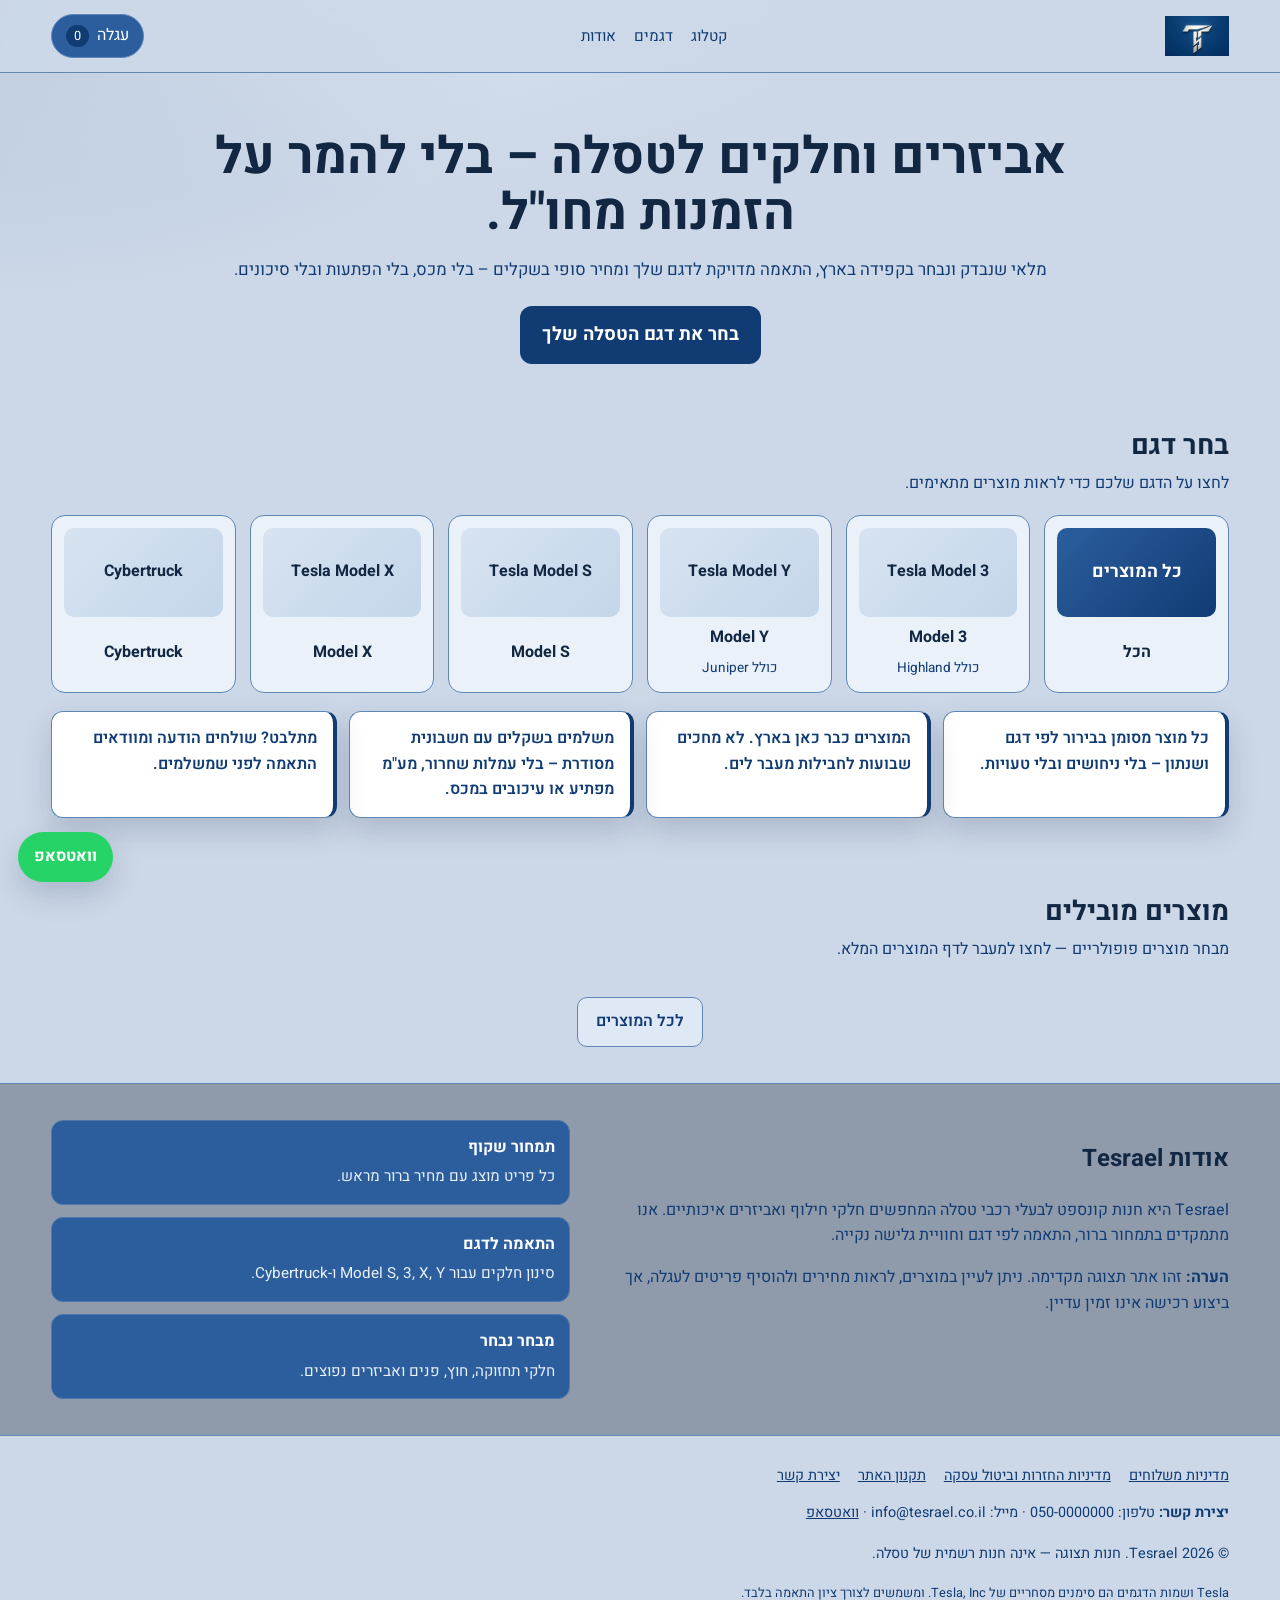
<file: index.html>
<!DOCTYPE html>
<html lang="he" dir="rtl">
<head>
  <meta charset="UTF-8" />
  <meta name="viewport" content="width=device-width, initial-scale=1.0" />
  <title>Tesrael — חנות חלפים לטסלה</title>
  <meta name="description" content="חלקי חילוף ואביזרים לטסלה. עיינו במחירים והוסיפו לעגלה — רכישה מקוונת תתווסף בקרוב." />
  <link rel="preconnect" href="https://fonts.googleapis.com">
  <link rel="preconnect" href="https://fonts.gstatic.com" crossorigin>
  <link href="https://fonts.googleapis.com/css2?family=Heebo:wght@400;500;600;700&display=swap" rel="stylesheet">
  <link rel="stylesheet" href="styles.css" />
</head>
<body>
  <header class="site-header">
    <div class="container header-inner">
      <a class="brand" href="#" aria-label="דף הבית של Tesrael">
        <img src="logo.png" alt="Tesrael" class="brand-logo">
      </a>
      <nav class="nav">
        <a href="#catalog">קטלוג</a>
        <a href="#models">דגמים</a>
        <a href="#about">אודות</a>
      </nav>
      <button class="cart-btn" id="openCartBtn" aria-label="פתיחת עגלה">
        <span>עגלה</span>
        <span class="cart-count" id="cartCount">0</span>
      </button>
    </div>
  </header>

  <main>
    <section class="hero hero-new">
      <div class="container hero-new-inner">
        <h1 class="hero-title-main">אביזרים וחלקים לטסלה – בלי להמר על הזמנות מחו&quot;ל.</h1>
        <p class="hero-sub-main">מלאי שנבדק ונבחר בקפידה בארץ, התאמה מדויקת לדגם שלך ומחיר סופי בשקלים – בלי מכס, בלי הפתעות ובלי סיכונים.</p>
        <a href="#models" class="model-select-cta" id="modelSelectCta">בחר את דגם הטסלה שלך</a>
      </div>
    </section>

    <section class="section" id="models">
      <div class="container">
        <div class="section-head">
          <h2>בחר דגם</h2>
          <p>לחצו על הדגם שלכם כדי לראות מוצרים מתאימים.</p>
        </div>
        <div class="model-cards" id="modelCards">
          <a class="model-card all-models-chip" href="products.html?model=All" data-model="All">
            <div class="model-card-image-wrap model-visual-all"><span class="all-products-label">כל המוצרים</span></div>
            <span class="model-card-name">הכל</span>
          </a>
          <a class="model-card" href="products.html?model=Model%203" data-model="Model 3">
            <div class="model-card-image-wrap"><img src="https://tse2.mm.bing.net/th?q=Tesla+Model+3+car+white+background&w=640&h=360&c=7&rs=1&p=0&dpr=1&pid=1.7&mkt=en-US&adlt=moderate" alt="Tesla Model 3" loading="lazy" referrerpolicy="no-referrer" onerror="this.onerror=null;this.parentElement.innerHTML='<span class=&quot;model-card-fallback&quot;>Tesla Model 3</span>';"></div>
            <span class="model-card-name">Model 3</span>
            <span class="model-card-sub">כולל Highland</span>
          </a>
          <a class="model-card" href="products.html?model=Model%20Y" data-model="Model Y">
            <div class="model-card-image-wrap"><img src="https://tse2.mm.bing.net/th?q=Tesla+Model+Y+car+white+background&w=640&h=360&c=7&rs=1&p=0&dpr=1&pid=1.7&mkt=en-US&adlt=moderate" alt="Tesla Model Y" loading="lazy" referrerpolicy="no-referrer" onerror="this.onerror=null;this.parentElement.innerHTML='<span class=&quot;model-card-fallback&quot;>Tesla Model Y</span>';"></div>
            <span class="model-card-name">Model Y</span>
            <span class="model-card-sub">כולל Juniper</span>
          </a>
          <a class="model-card" href="products.html?model=Model%20S" data-model="Model S">
            <div class="model-card-image-wrap"><img src="https://tse2.mm.bing.net/th?q=Tesla+Model+S+car+white+background&w=640&h=360&c=7&rs=1&p=0&dpr=1&pid=1.7&mkt=en-US&adlt=moderate" alt="Tesla Model S" loading="lazy" referrerpolicy="no-referrer" onerror="this.onerror=null;this.parentElement.innerHTML='<span class=&quot;model-card-fallback&quot;>Tesla Model S</span>';"></div>
            <span class="model-card-name">Model S</span>
          </a>
          <a class="model-card" href="products.html?model=Model%20X" data-model="Model X">
            <div class="model-card-image-wrap"><img src="https://tse2.mm.bing.net/th?q=Tesla+Model+X+car+white+background&w=640&h=360&c=7&rs=1&p=0&dpr=1&pid=1.7&mkt=en-US&adlt=moderate" alt="Tesla Model X" loading="lazy" referrerpolicy="no-referrer" onerror="this.onerror=null;this.parentElement.innerHTML='<span class=&quot;model-card-fallback&quot;>Tesla Model X</span>';"></div>
            <span class="model-card-name">Model X</span>
          </a>
          <a class="model-card" href="products.html?model=Cybertruck" data-model="Cybertruck">
            <div class="model-card-image-wrap"><img src="https://tse2.mm.bing.net/th?q=Tesla+Cybertruck+vehicle+white+background&w=640&h=360&c=7&rs=1&p=0&dpr=1&pid=1.7&mkt=en-US&adlt=moderate" alt="Tesla Cybertruck" loading="lazy" referrerpolicy="no-referrer" onerror="this.onerror=null;this.parentElement.innerHTML='<span class=&quot;model-card-fallback&quot;>Cybertruck</span>';"></div>
            <span class="model-card-name">Cybertruck</span>
          </a>
        </div>
        <div id="modelTrust" class="model-trust">
          <div class="trust-box">כל מוצר מסומן בבירור לפי דגם ושנתון – בלי ניחושים ובלי טעויות.</div>
          <div class="trust-box">המוצרים כבר כאן בארץ. לא מחכים שבועות לחבילות מעבר לים.</div>
          <div class="trust-box">משלמים בשקלים עם חשבונית מסודרת – בלי עמלות שחרור, מע"מ מפתיע או עיכובים במכס.</div>
          <div class="trust-box">מתלבט? שולחים הודעה ומוודאים התאמה לפני שמשלמים.</div>
        </div>
      </div>
    </section>

    <section class="section" id="featured">
      <div class="container">
        <div class="section-head">
          <h2>מוצרים מובילים</h2>
          <p>מבחר מוצרים פופולריים — לחצו למעבר לדף המוצרים המלא.</p>
        </div>
        <div class="featured-grid" id="featuredGrid"></div>
        <div style="margin-top:16px; text-align:center;">
          <a href="products.html?model=All" class="btn btn-secondary">לכל המוצרים</a>
        </div>
      </div>
    </section>

    <section class="section alt" id="about">
      <div class="container about-grid">
        <div>
          <h2>אודות Tesrael</h2>
          <p>Tesrael היא חנות קונספט לבעלי רכבי טסלה המחפשים חלקי חילוף ואביזרים איכותיים. אנו מתמקדים בתמחור ברור, התאמה לפי דגם וחוויית גלישה נקייה.</p>
          <p><strong>הערה:</strong> זהו אתר תצוגה מקדימה. ניתן לעיין במוצרים, לראות מחירים ולהוסיף פריטים לעגלה, אך ביצוע רכישה אינו זמין עדיין.</p>
        </div>
        <ul class="feature-list">
          <li><strong>תמחור שקוף</strong><span>כל פריט מוצג עם מחיר ברור מראש.</span></li>
          <li><strong>התאמה לדגם</strong><span>סינון חלקים עבור Model S, 3, X, Y ו-Cybertruck.</span></li>
          <li><strong>מבחר נבחר</strong><span>חלקי תחזוקה, חוץ, פנים ואביזרים נפוצים.</span></li>
        </ul>
      </div>
    </section>
  </main>

  <footer class="site-footer">
    <div class="container footer-inner footer-rich">
      <div class="footer-links">
        <a href="shipping.html">מדיניות משלוחים</a>
        <a href="returns.html">מדיניות החזרות וביטול עסקה</a>
        <a href="terms.html">תקנון האתר</a>
        <a href="contact.html">יצירת קשר</a>
      </div>
      <div class="footer-contact">
        <p><strong>יצירת קשר:</strong> טלפון: 050-0000000 · מייל: info@tesrael.co.il · <a href="https://wa.me/972500000000?text=%D7%94%D7%99%D7%99%2C%20%D7%90%D7%A9%D7%9E%D7%97%20%D7%9C%D7%95%D7%95%D7%93%D7%90%20%D7%94%D7%AA%D7%90%D7%9E%D7%94%20%D7%A9%D7%9C%20%D7%9E%D7%95%D7%A6%D7%A8%20%D7%9C%D7%98%D7%A1%D7%9C%D7%94%20%D7%A9%D7%9C%D7%99" target="_blank" rel="noopener">וואטסאפ</a></p>
      </div>
      <p>&copy; <span id="year"></span> Tesrael. חנות תצוגה — אינה חנות רשמית של טסלה.</p>
      <p class="footer-note">Tesla ושמות הדגמים הם סימנים מסחריים של Tesla, Inc. ומשמשים לצורך ציון התאמה בלבד.</p>
    </div>
  </footer>

  <a class="whatsapp-float" id="whatsappFloat" href="https://wa.me/972500000000?text=%D7%94%D7%99%D7%99%2C%20%D7%90%D7%A9%D7%9E%D7%97%20%D7%9C%D7%95%D7%95%D7%93%D7%90%20%D7%94%D7%AA%D7%90%D7%9E%D7%94%20%D7%A9%D7%9C%20%D7%9E%D7%95%D7%A6%D7%A8%20%D7%9C%D7%98%D7%A1%D7%9C%D7%94%20%D7%A9%D7%9C%D7%99" target="_blank" rel="noopener" aria-label="יצירת קשר בוואטסאפ">וואטסאפ</a>

  <div class="overlay" id="overlay" hidden></div>
  <aside class="cart-drawer" id="cartDrawer" aria-hidden="true" aria-label="עגלת קניות">
    <div class="cart-header">
      <h3>העגלה שלך</h3>
      <button class="icon-btn" id="closeCartBtn" aria-label="סגירת עגלה">&times;</button>
    </div>
    <div class="cart-body" id="cartItems"></div>
    <div class="cart-footer">
      <div class="cart-total-row">
        <span>סיכום ביניים</span>
        <strong id="cartTotal">$0.00</strong>
      </div>
      <p class="cart-disclaimer">המחירים מוצגים להמחשה בלבד. התשלום אינו זמין עדיין.</p>
      <button class="btn btn-primary btn-block" id="checkoutBtn">המשך לתשלום</button>
    </div>
  </aside>

  <div class="product-modal" id="productModal" aria-hidden="true" role="dialog" aria-modal="true" aria-label="פרטי מוצר">
    <div class="product-modal-inner" id="productModalInner"></div>
  </div>

  <div class="toast" id="toast" role="status" aria-live="polite"></div>

  <script src="app.js"></script>
</body>
</html>
</file>
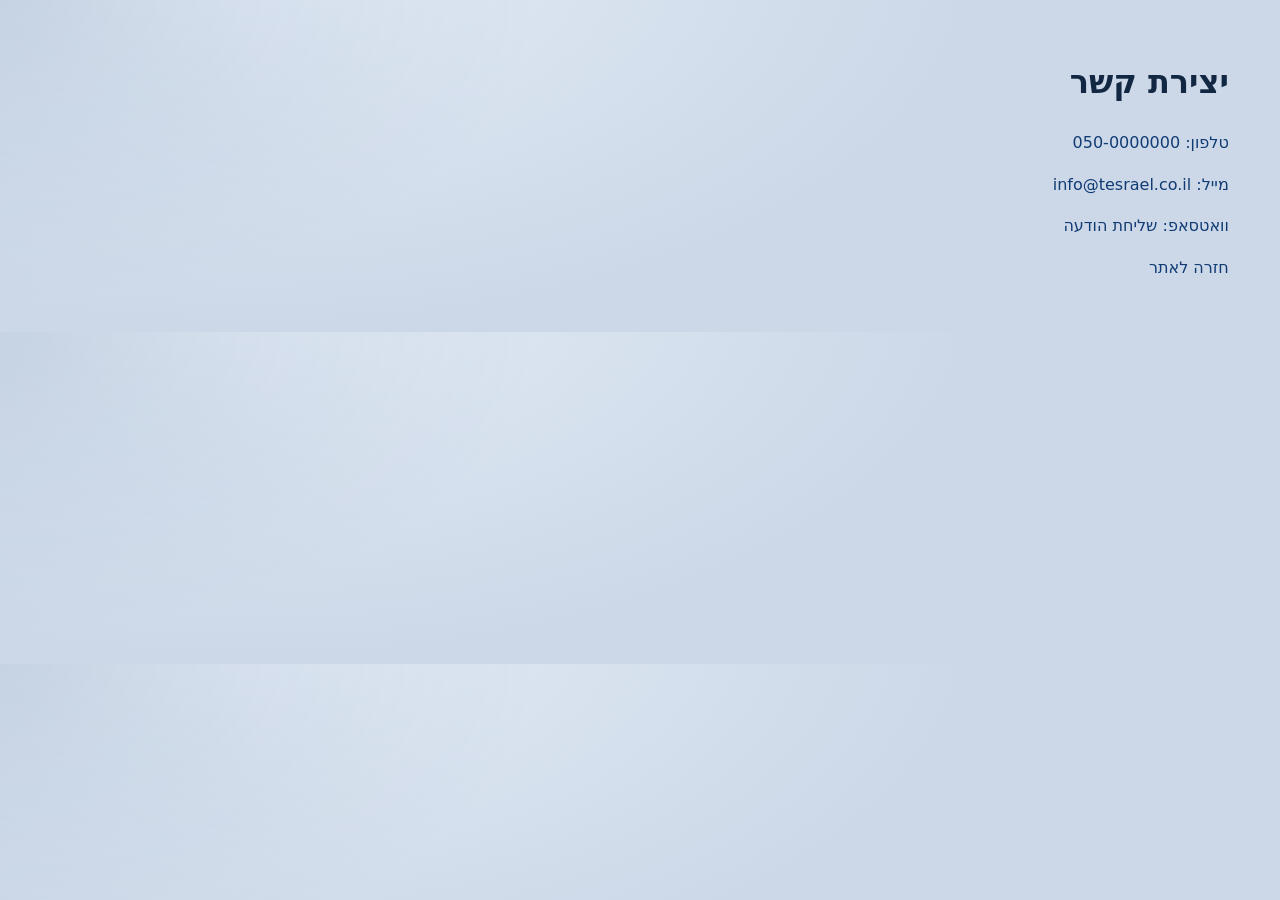
<file: contact.html>
﻿<!DOCTYPE html>
<html lang="he" dir="rtl">
<head>
  <meta charset="UTF-8" />
  <meta name="viewport" content="width=device-width, initial-scale=1.0" />
  <title>יצירת קשר - Tesrael</title>
  <link rel="stylesheet" href="styles.css" />
</head>
<body>
  <main class="section"><div class="container"><h1>יצירת קשר</h1><p>טלפון: 050-0000000</p><p>מייל: <a href="mailto:info@tesrael.co.il">info@tesrael.co.il</a></p><p>וואטסאפ: <a href="https://wa.me/972500000000?text=%D7%94%D7%99%D7%99%2C%20%D7%90%D7%A9%D7%9E%D7%97%20%D7%9C%D7%95%D7%95%D7%93%D7%90%20%D7%94%D7%AA%D7%90%D7%9E%D7%94%20%D7%A9%D7%9C%20%D7%9E%D7%95%D7%A6%D7%A8%20%D7%9C%D7%98%D7%A1%D7%9C%D7%94%20%D7%A9%D7%9C%D7%99" target="_blank" rel="noopener">שליחת הודעה</a></p><p><a href="index.html">חזרה לאתר</a></p></div></main>
</body>
</html>
</file>
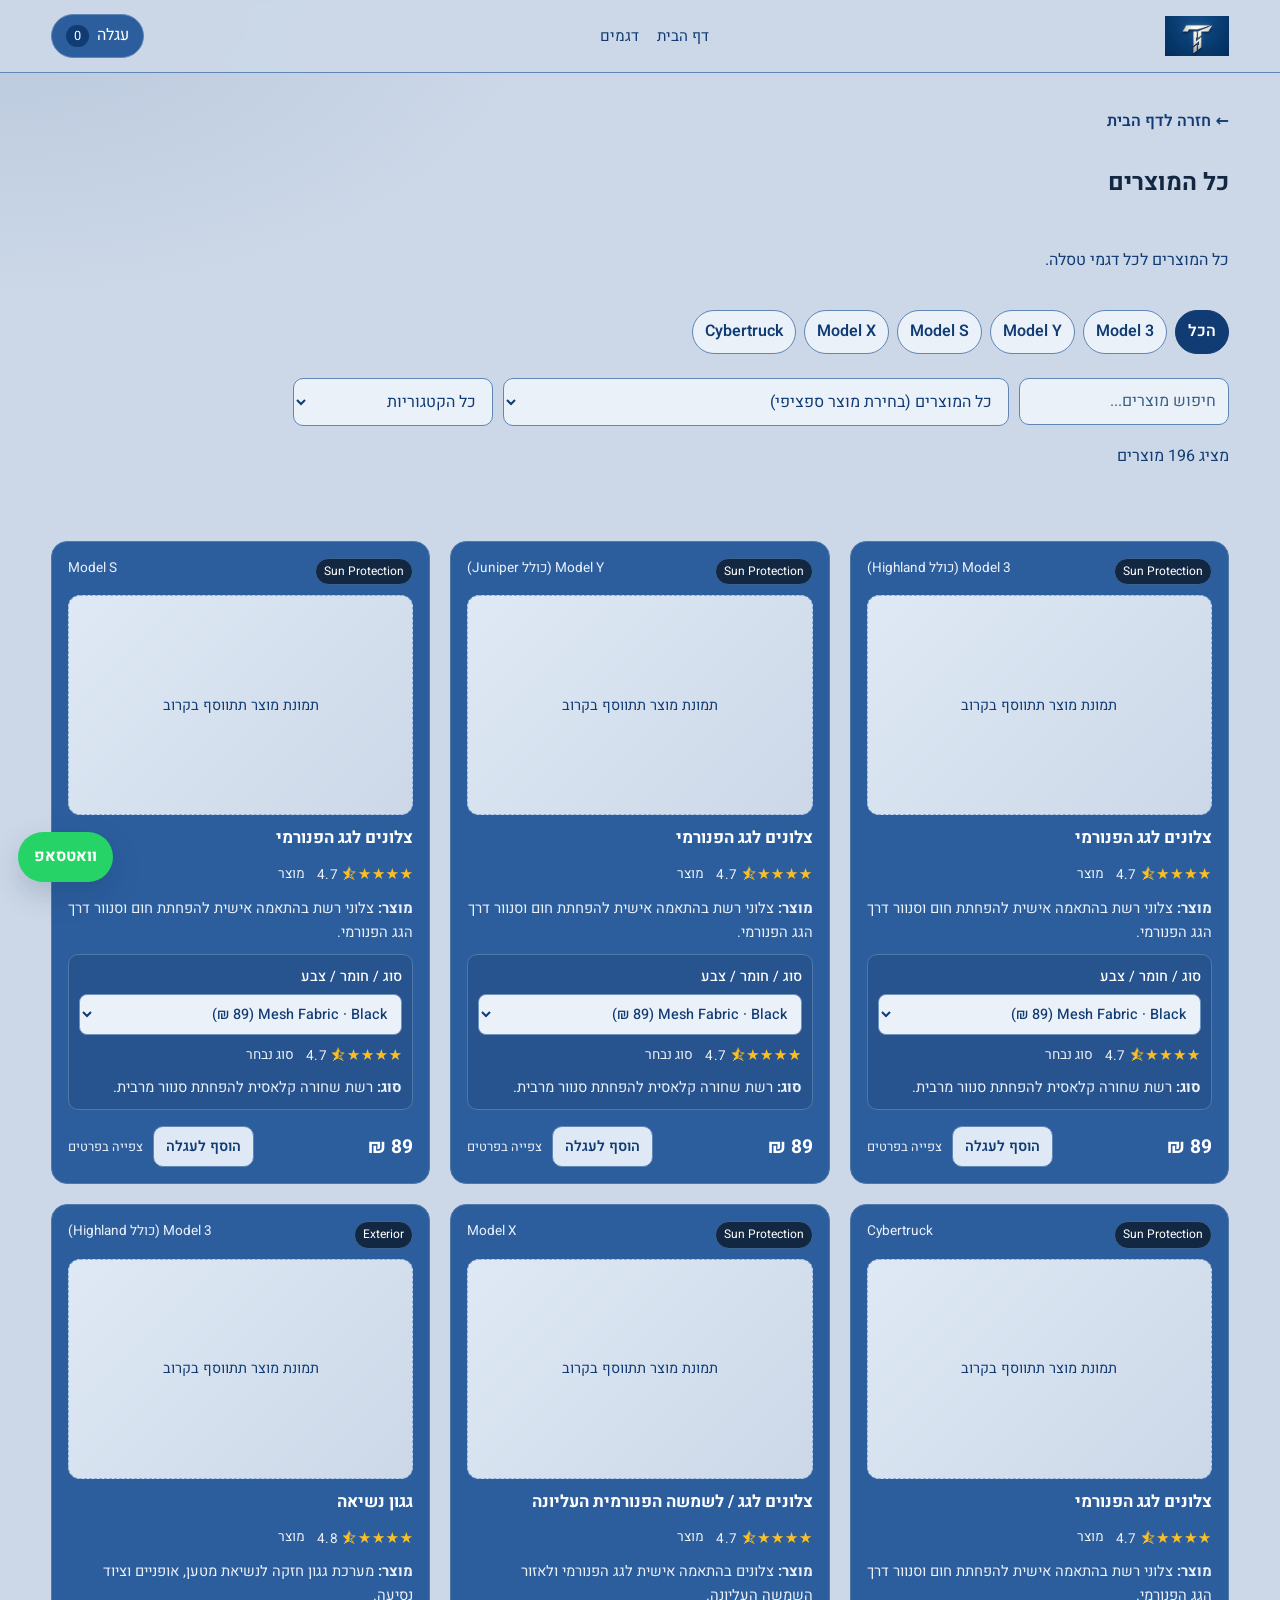
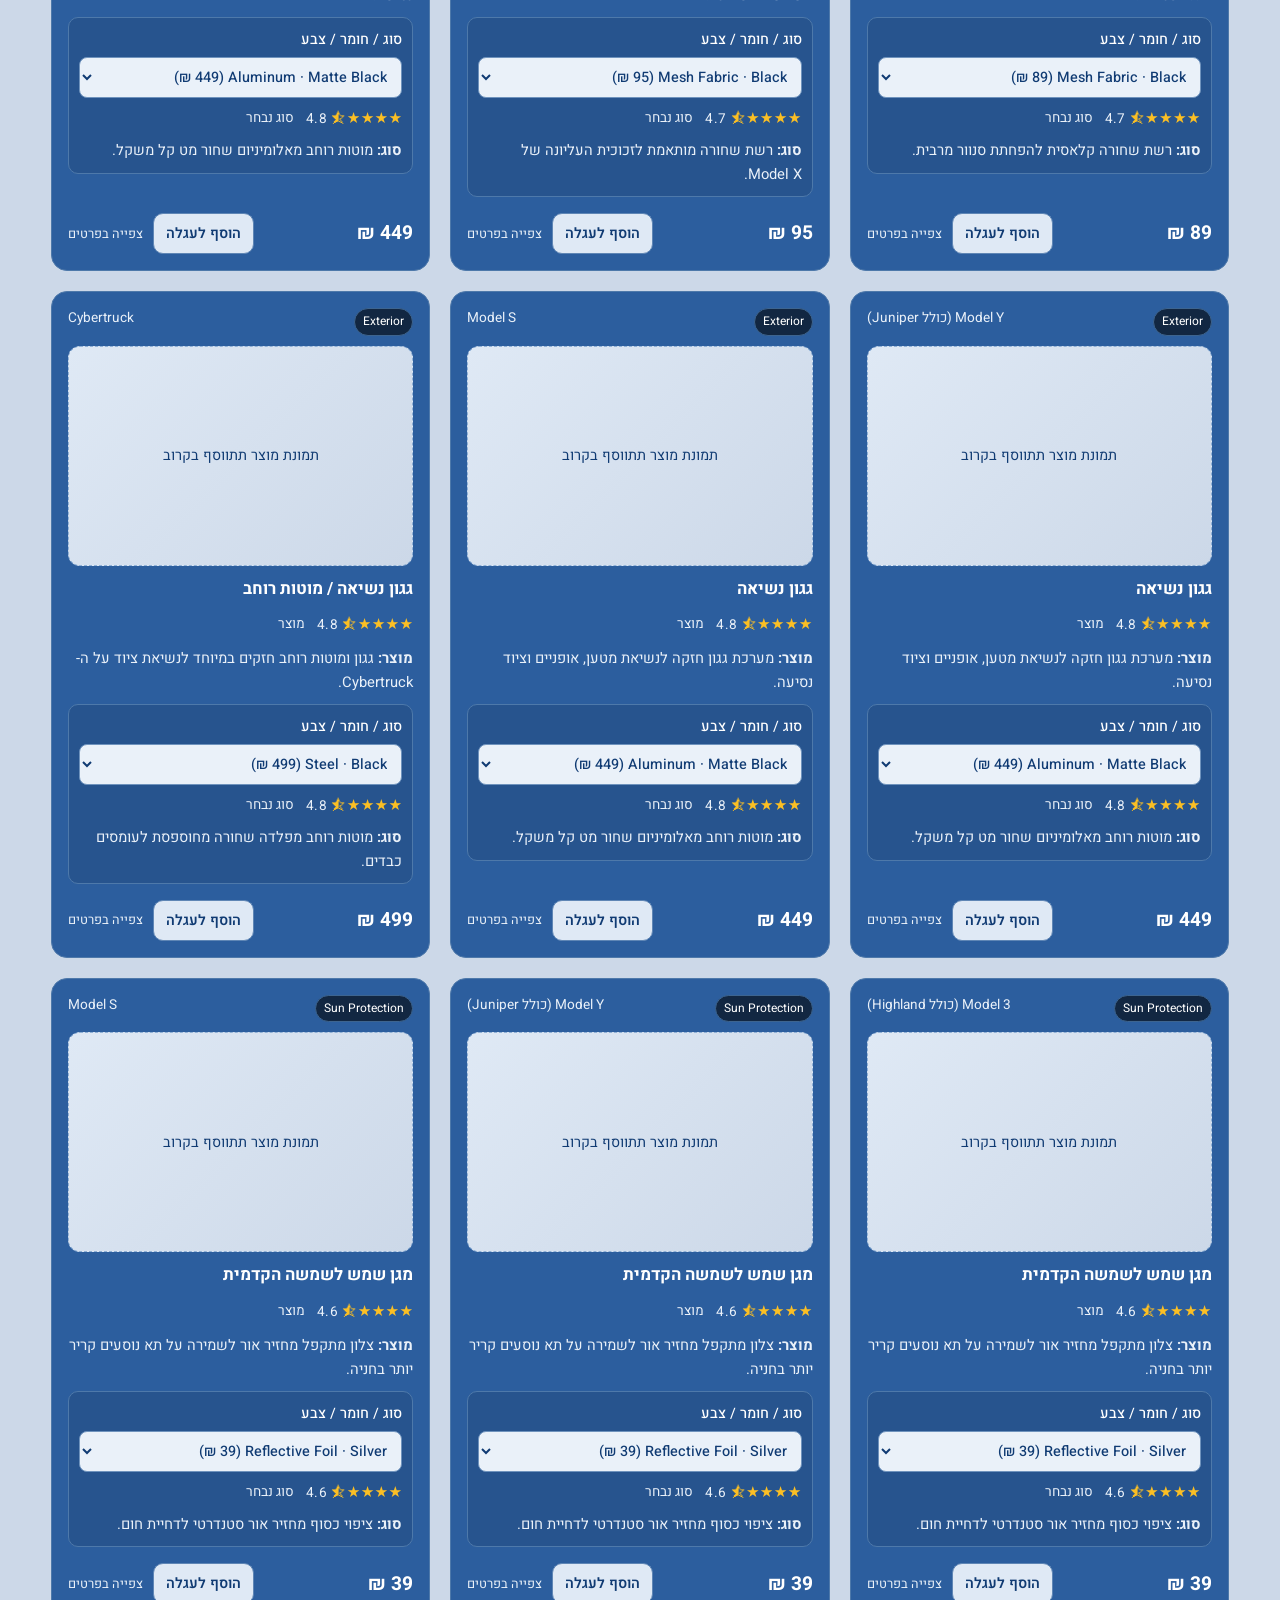
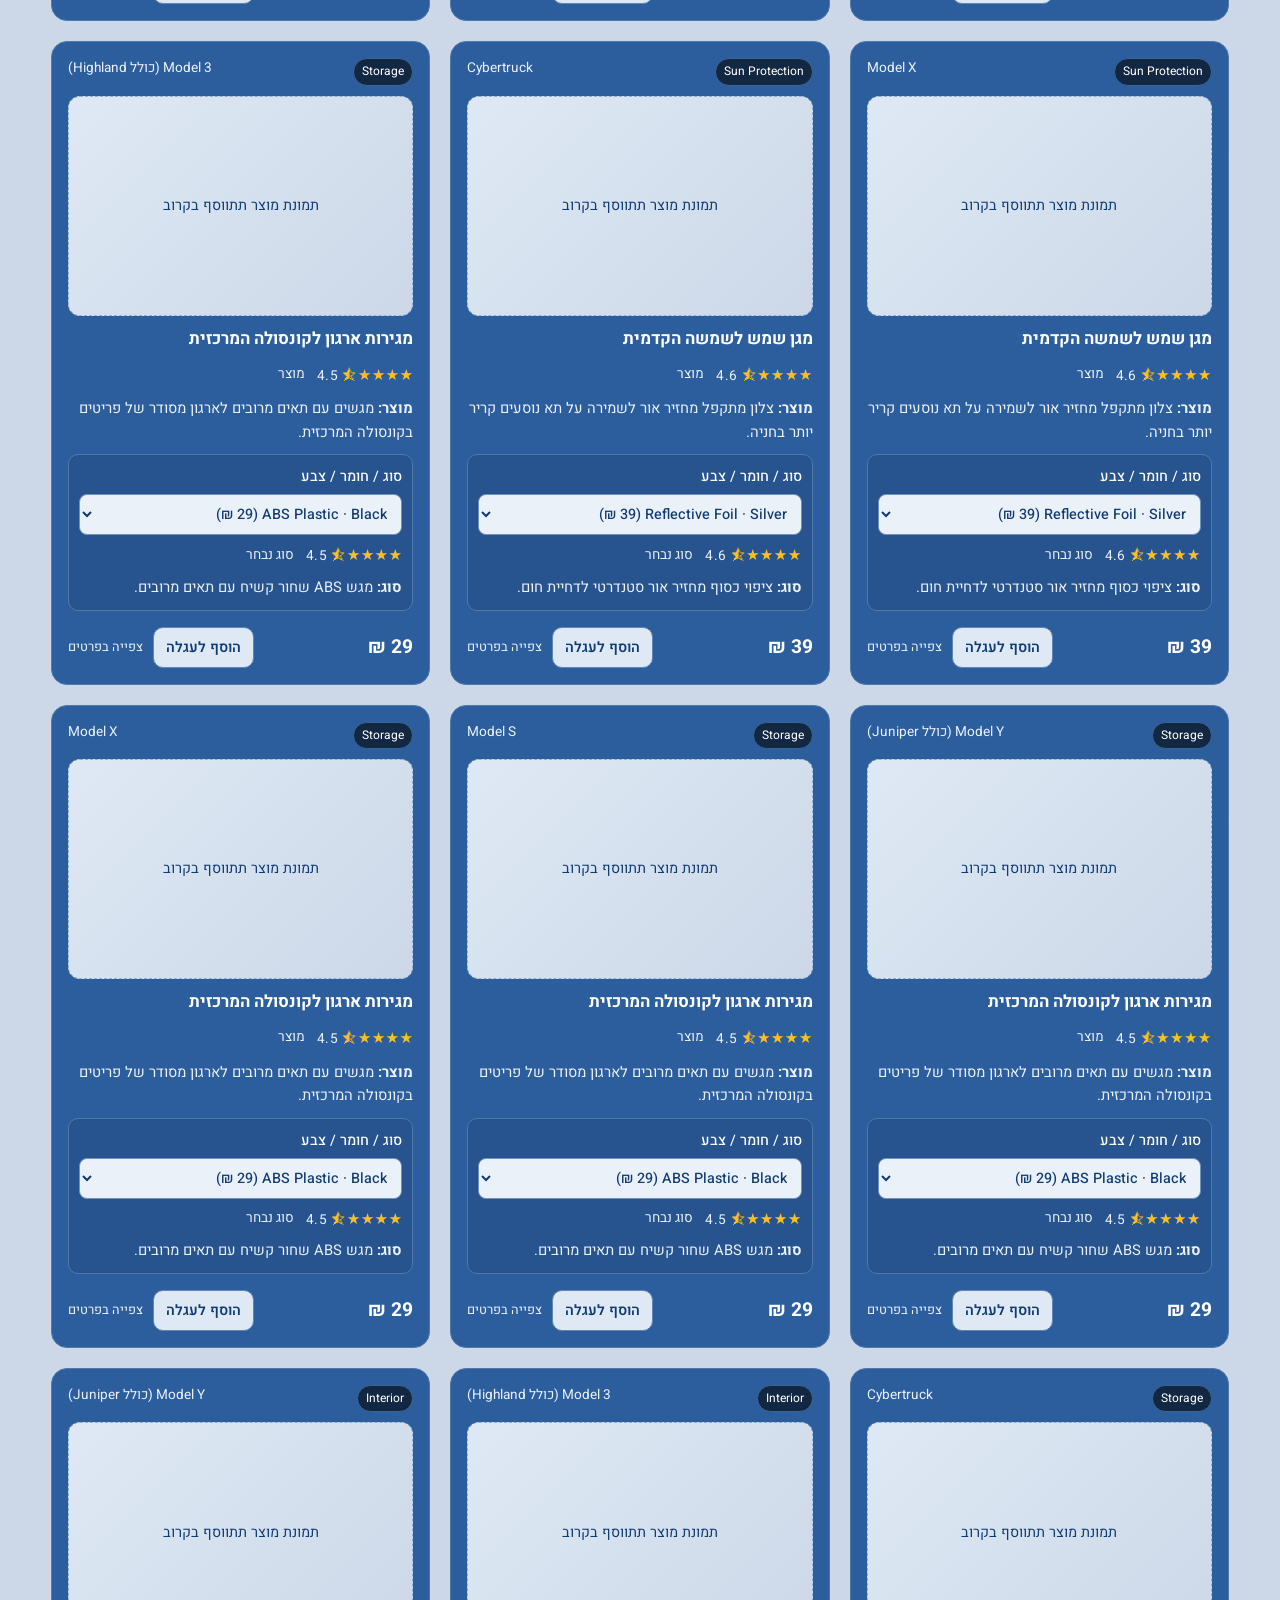
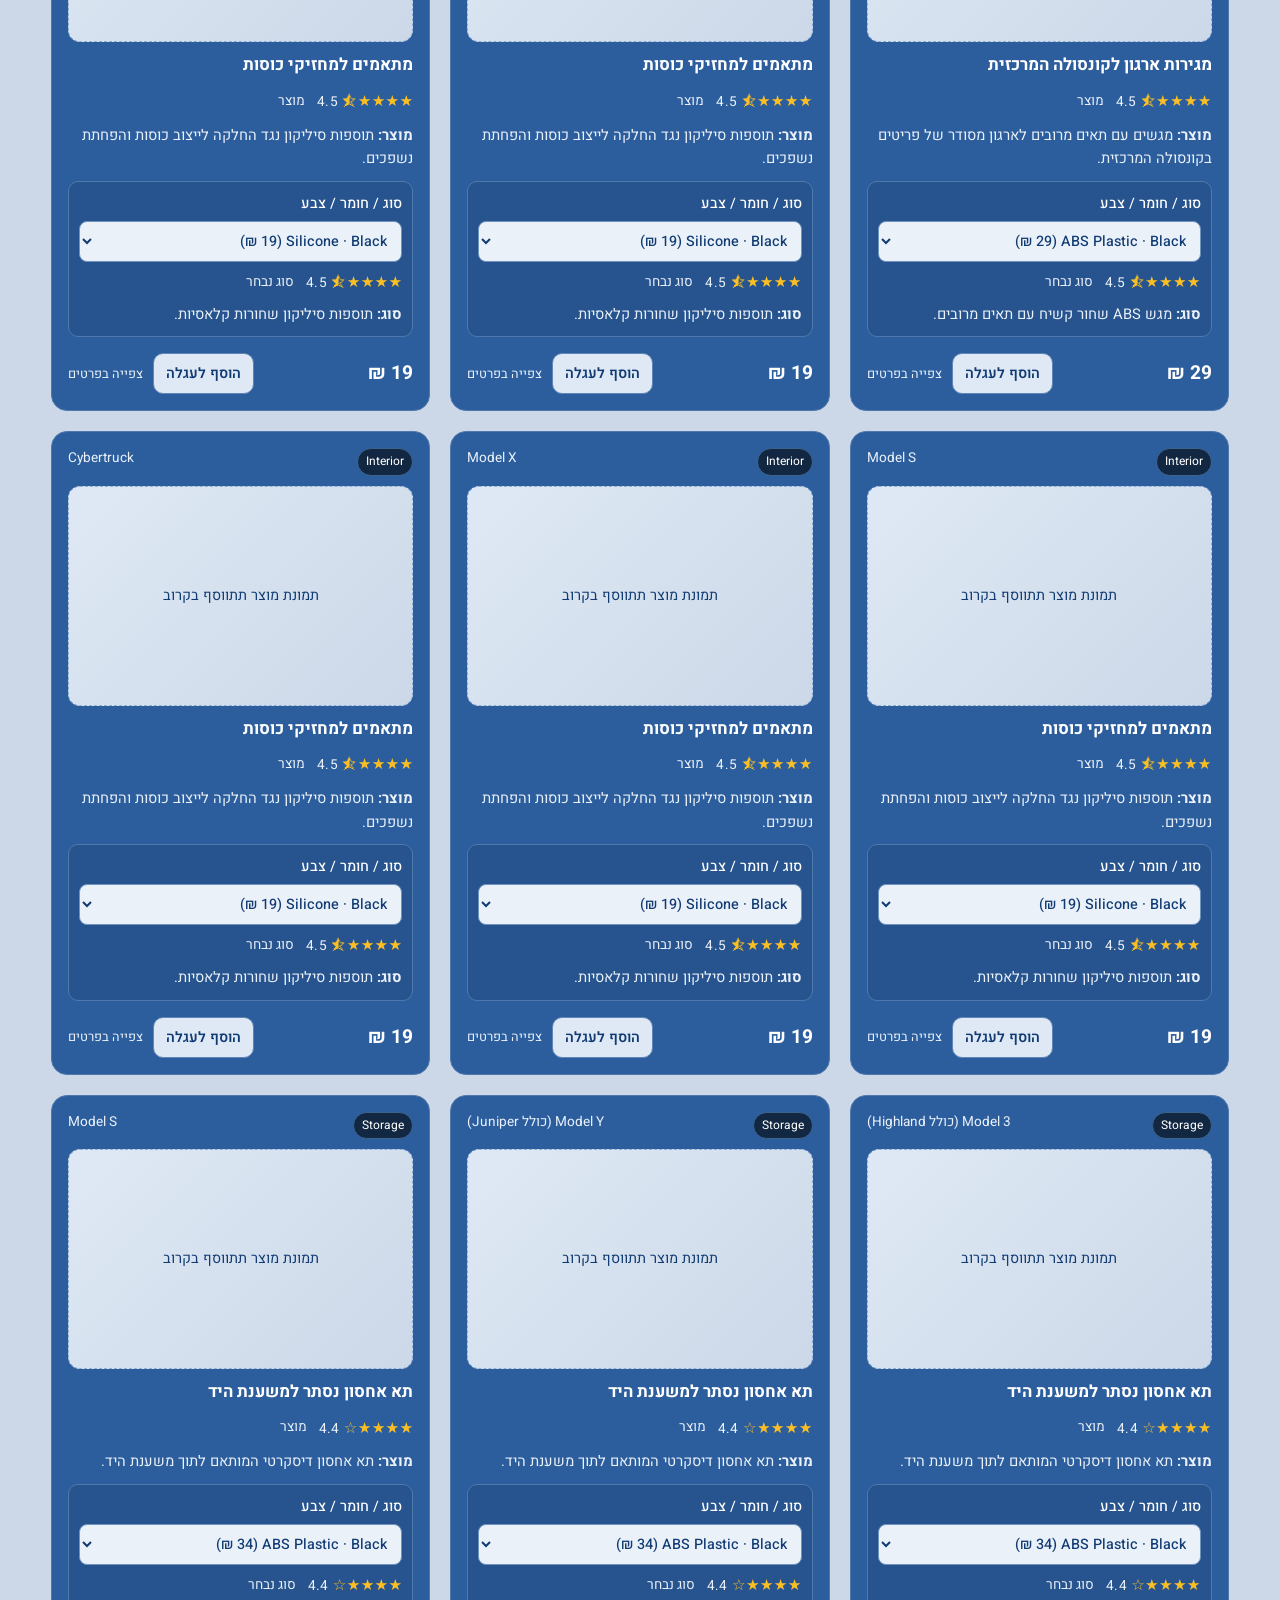
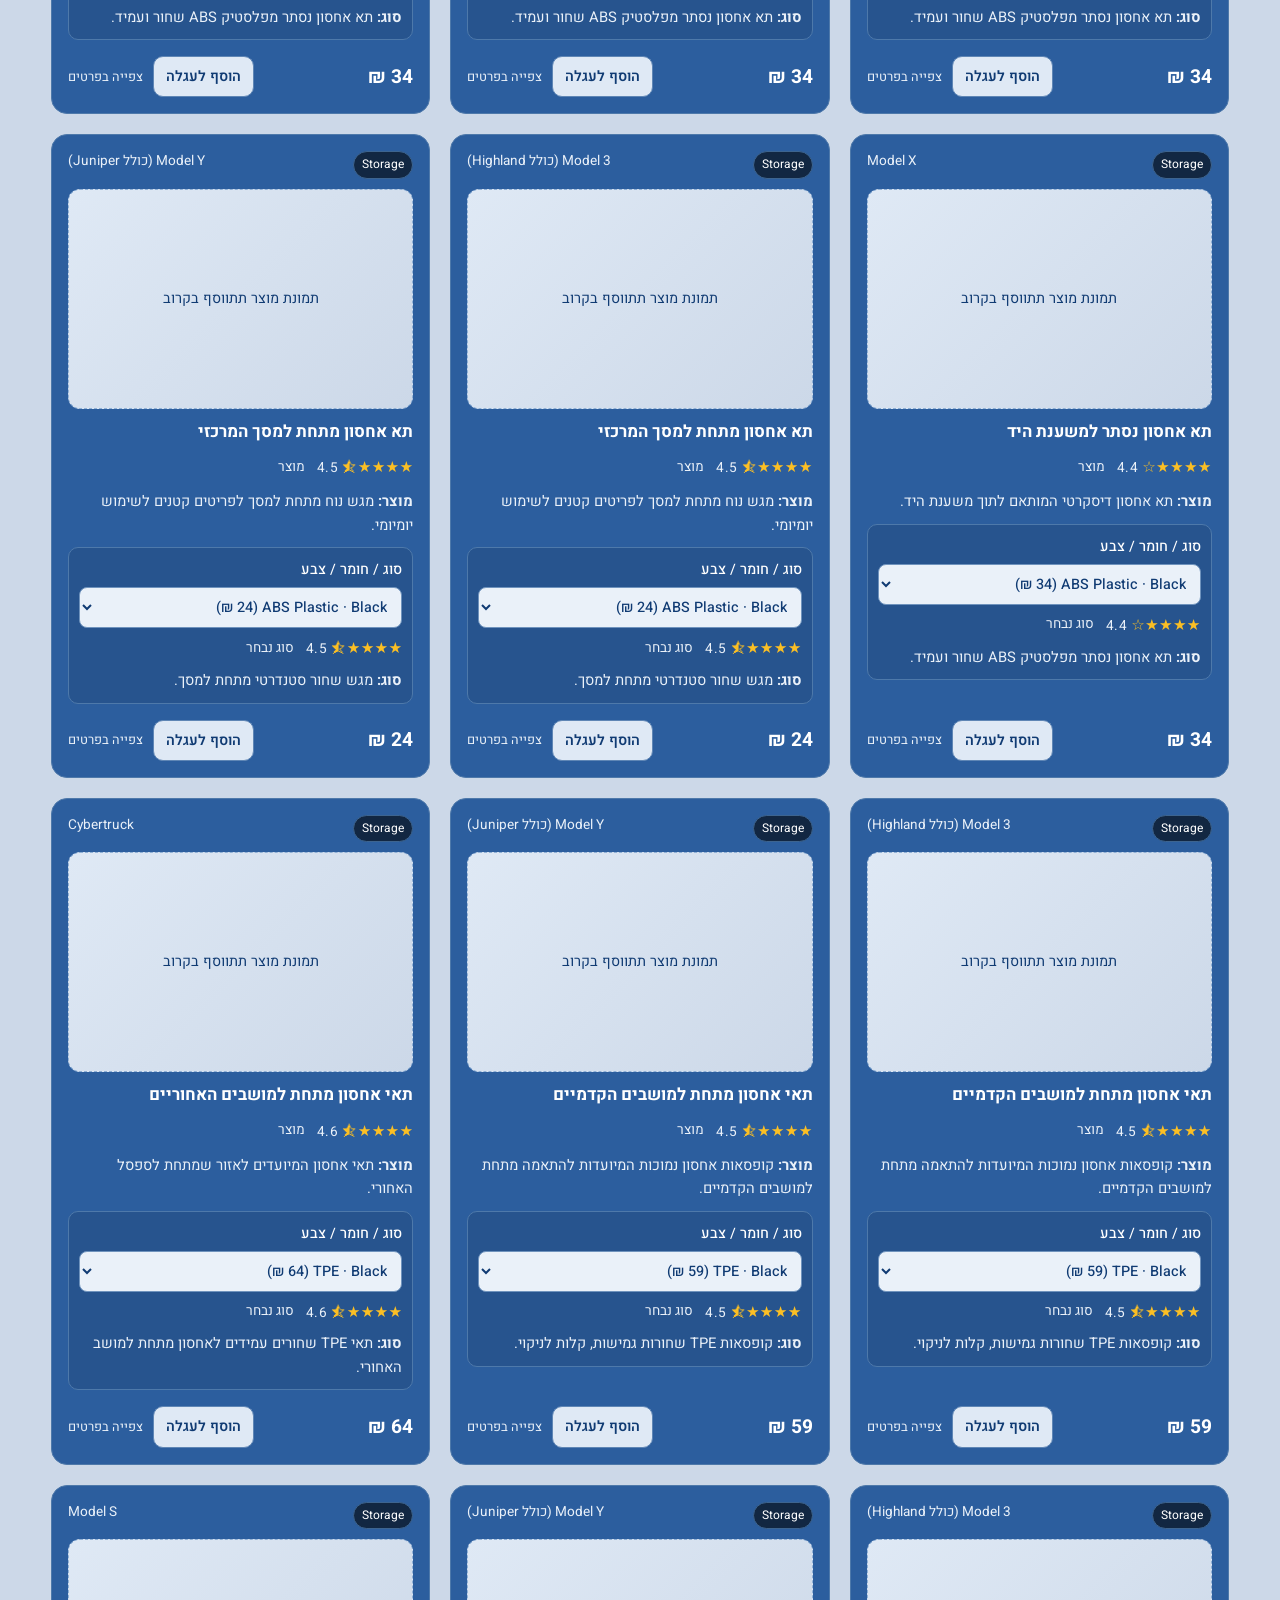
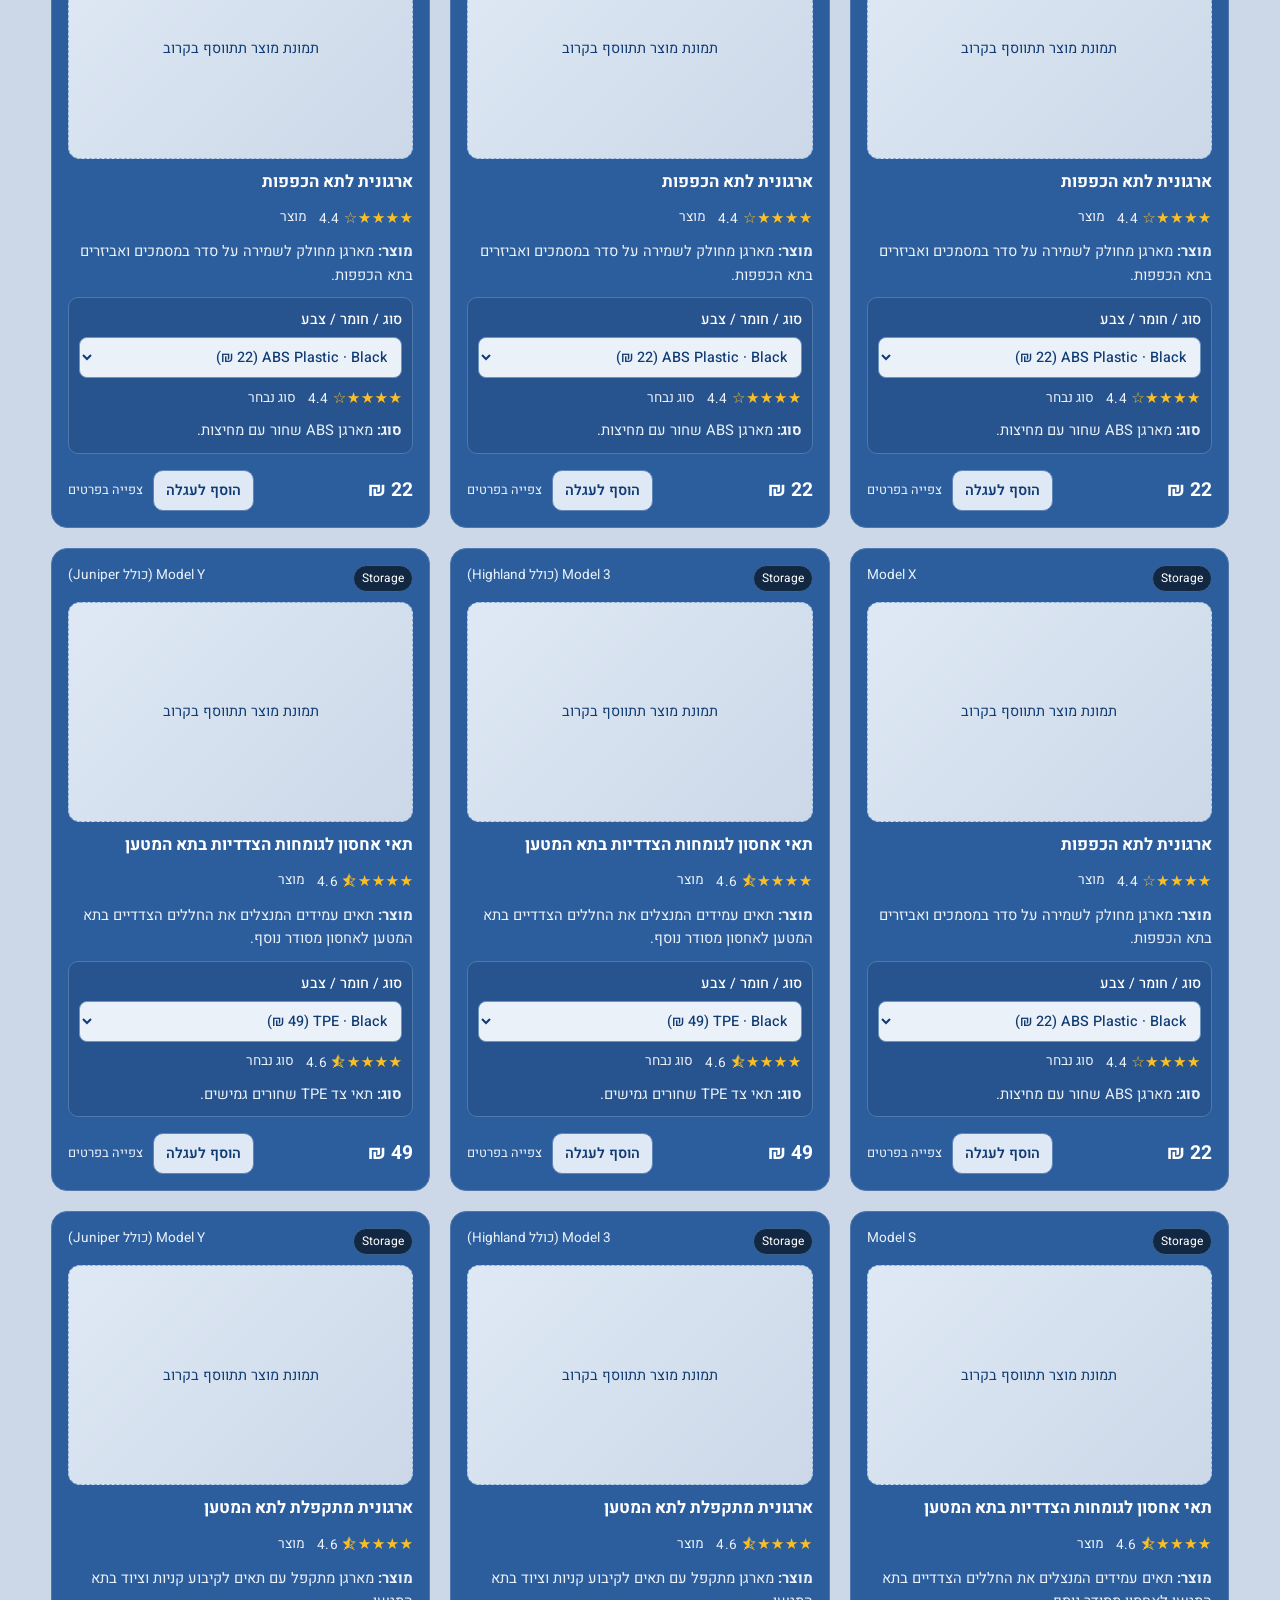
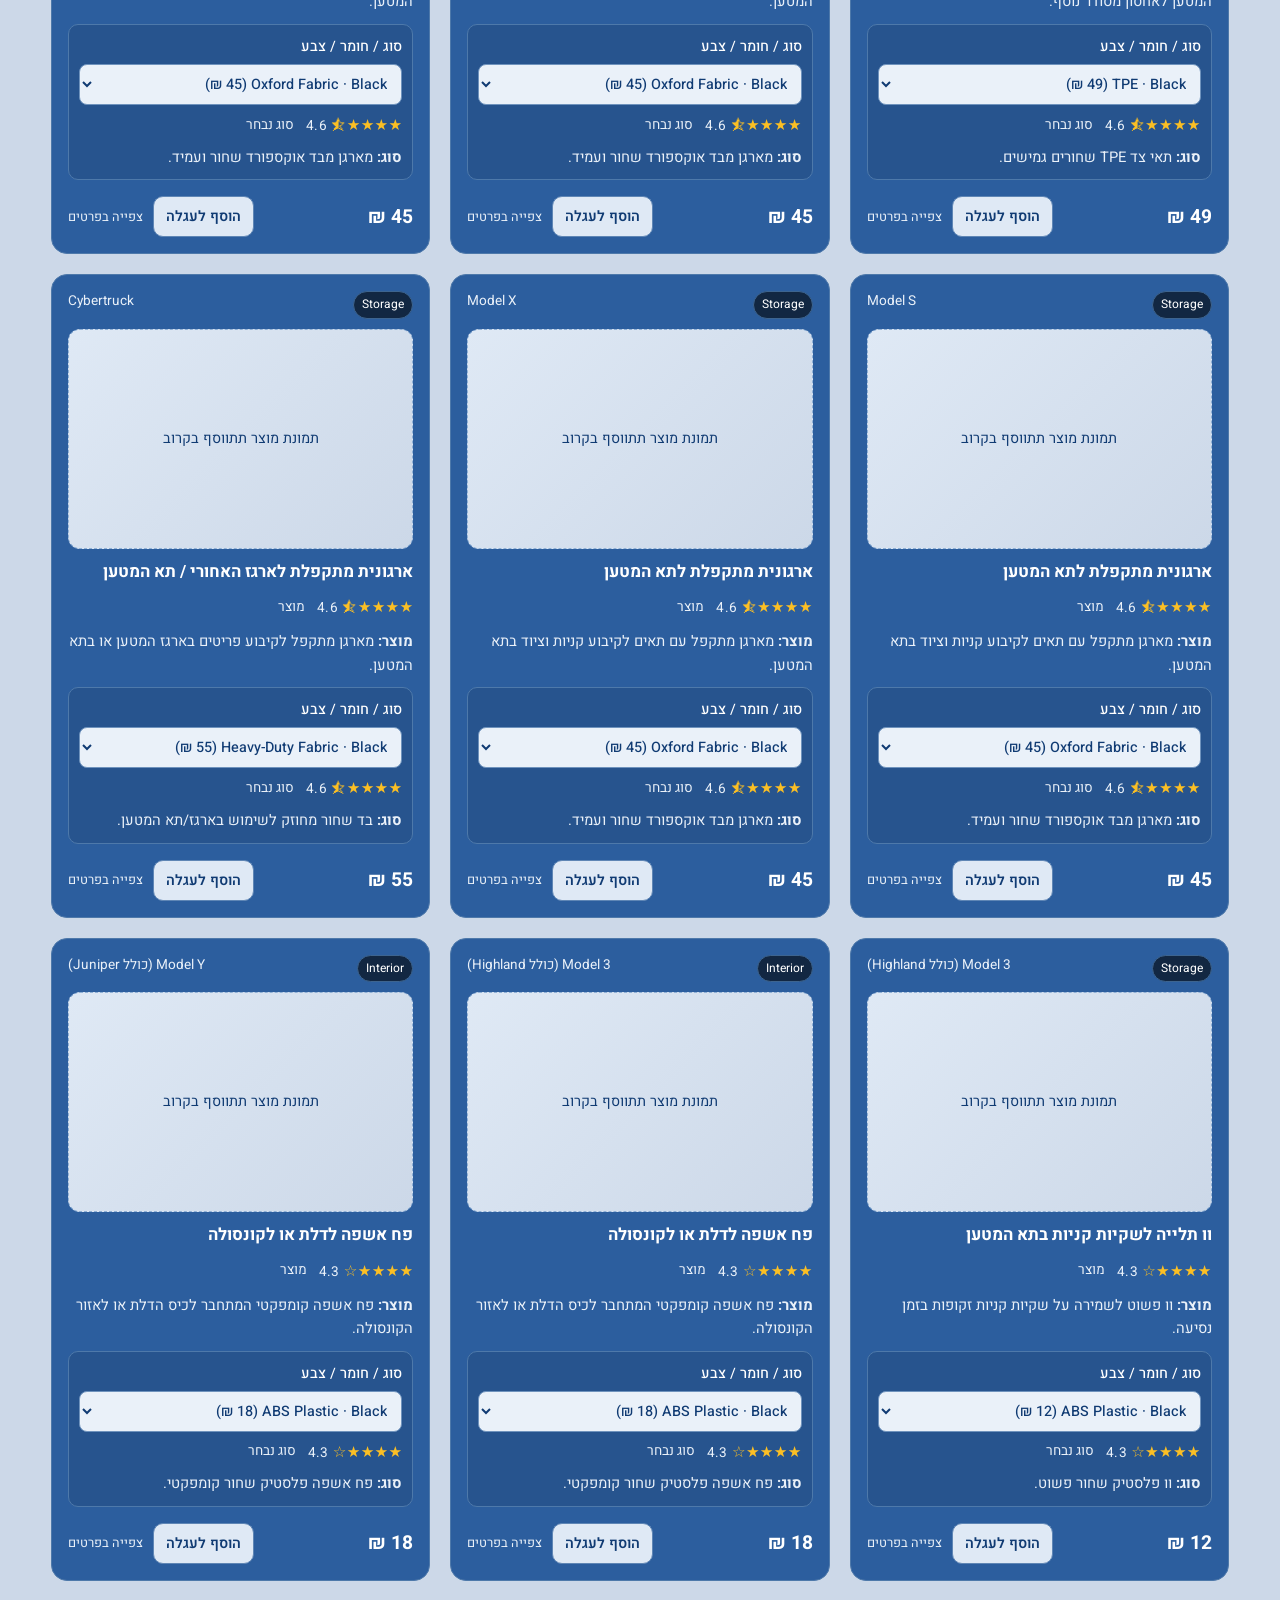
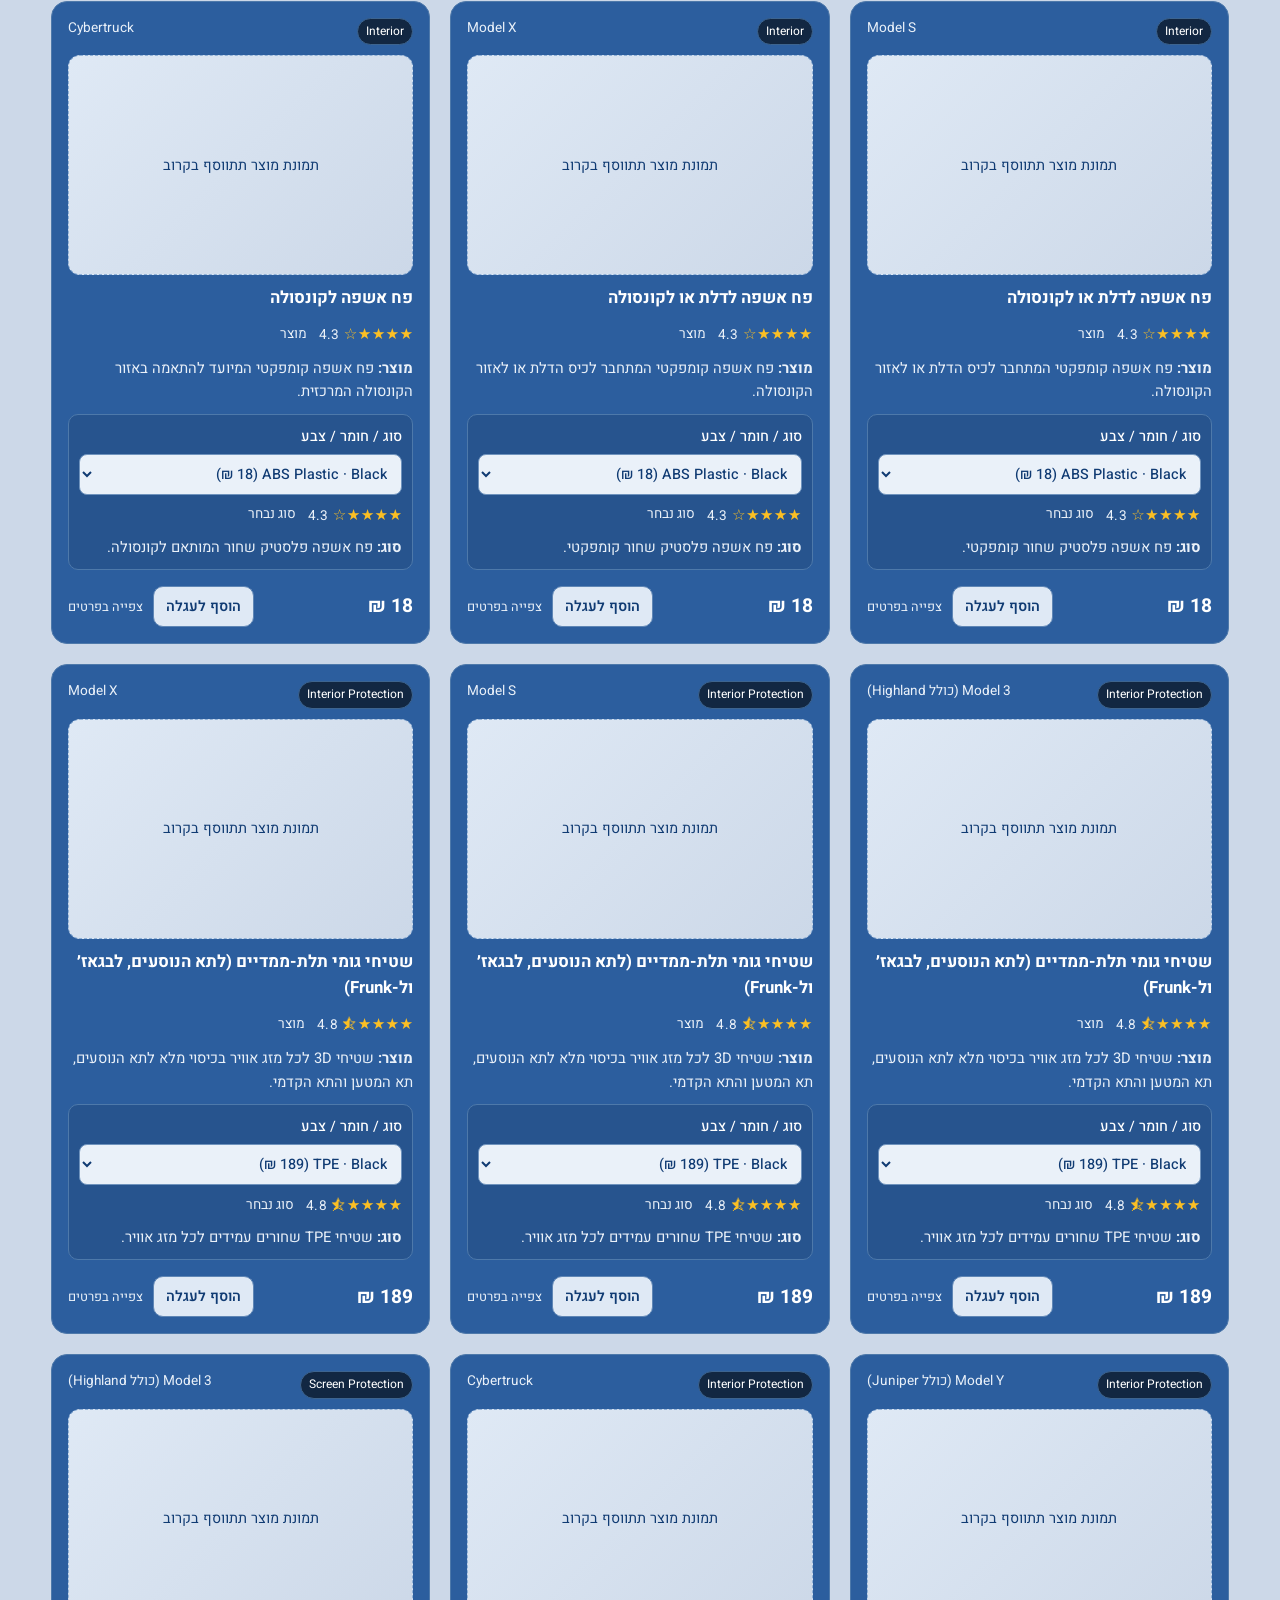
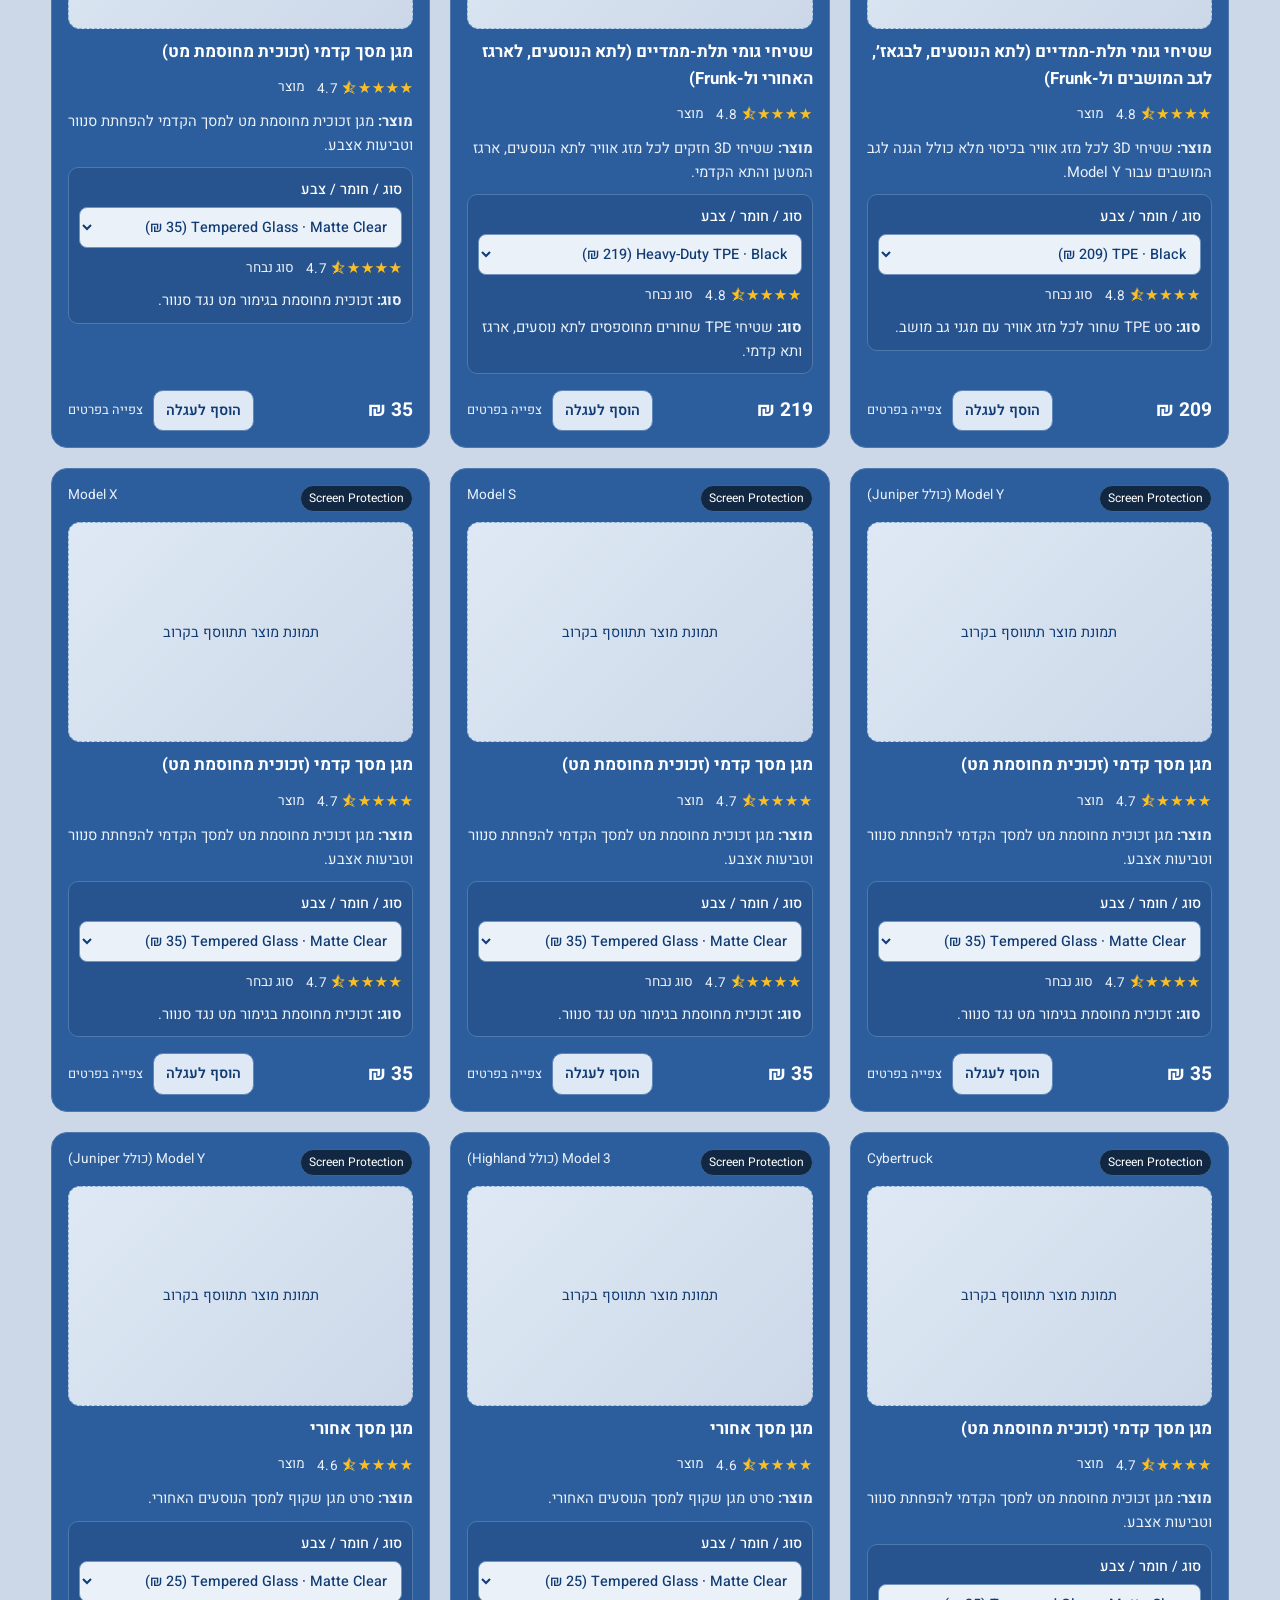
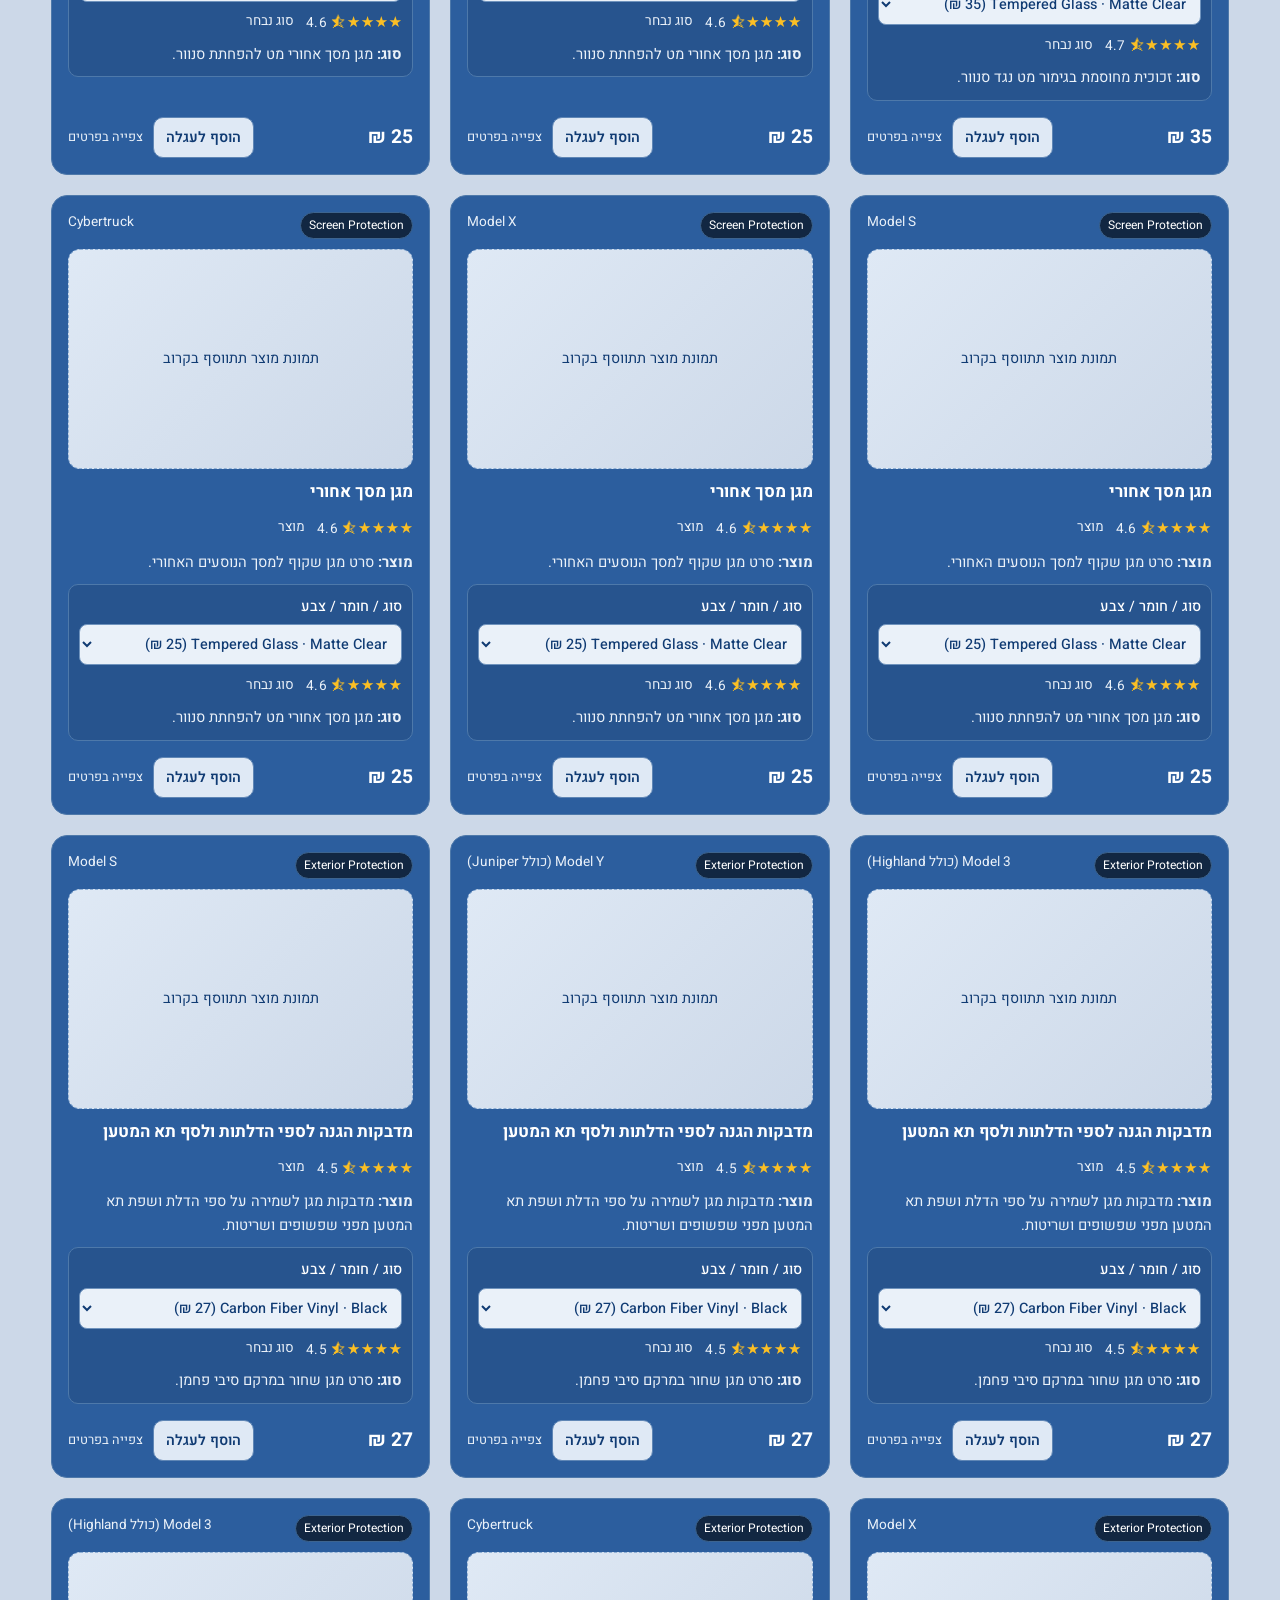
<file: products.html>
<!DOCTYPE html>
<html lang="he" dir="rtl">
<head>
  <meta charset="UTF-8" />
  <meta name="viewport" content="width=device-width, initial-scale=1.0" />
  <title>מוצרים - Tesrael</title>
  <meta name="description" content="מוצרים ואביזרים לטסלה לפי דגם." />
  <link rel="preconnect" href="https://fonts.googleapis.com">
  <link rel="preconnect" href="https://fonts.gstatic.com" crossorigin>
  <link href="https://fonts.googleapis.com/css2?family=Heebo:wght@400;500;600;700&display=swap" rel="stylesheet">
  <link rel="stylesheet" href="styles.css" />
</head>
<body>
  <header class="site-header">
    <div class="container header-inner">
      <a class="brand" href="index.html" aria-label="דף הבית של Tesrael">
        <img src="logo.png" alt="Tesrael" class="brand-logo">
      </a>
      <nav class="nav">
        <a href="index.html">דף הבית</a>
        <a href="index.html#models">דגמים</a>
      </nav>
      <button class="cart-btn" id="openCartBtn" aria-label="פתיחת עגלה">
        <span>עגלה</span>
        <span class="cart-count" id="cartCount">0</span>
      </button>
    </div>
  </header>

  <main>
    <section class="section products-page-head">
      <div class="container">
        <a href="index.html#models" class="back-link">← חזרה לדף הבית</a>
        <h1 id="productsPageTitle">מוצרים</h1>
        <p id="productsPageSub">כל המוצרים המתאימים לדגם שנבחר.</p>
        <div class="model-switcher" id="modelSwitcher">
          <a class="model-switch" href="products.html?model=All" data-model="All">הכל</a>
          <a class="model-switch" href="products.html?model=Model%203" data-model="Model 3">Model 3</a>
          <a class="model-switch" href="products.html?model=Model%20Y" data-model="Model Y">Model Y</a>
          <a class="model-switch" href="products.html?model=Model%20S" data-model="Model S">Model S</a>
          <a class="model-switch" href="products.html?model=Model%20X" data-model="Model X">Model X</a>
          <a class="model-switch" href="products.html?model=Cybertruck" data-model="Cybertruck">Cybertruck</a>
        </div>
        <div class="controls products-controls">
          <label class="search">
            <span class="sr-only">חיפוש מוצרים</span>
            <input type="search" id="searchInput" placeholder="חיפוש מוצרים..." list="productSuggestions" />
          </label>
          <datalist id="productSuggestions"></datalist>
          <select id="productSelect" aria-label="בחירת מוצר ספציפי">
            <option value="">כל המוצרים (בחירת מוצר ספציפי)</option>
          </select>
          <select id="categorySelect" aria-label="סינון לפי קטגוריה">
            <option value="All">כל הקטגוריות</option>
          </select>
        </div>
        <p id="catalogMeta">מציג מוצרים</p>
      </div>
    </section>
    <section class="section" id="catalog">
      <div class="container">
        <div class="product-grid" id="productGrid"></div>
      </div>
    </section>
  </main>

  <footer class="site-footer">
    <div class="container footer-inner footer-rich">
      <div class="footer-links">
        <a href="shipping.html">מדיניות משלוחים</a>
        <a href="returns.html">מדיניות החזרות וביטול עסקה</a>
        <a href="terms.html">תקנון האתר</a>
        <a href="contact.html">יצירת קשר</a>
      </div>
      <div class="footer-contact">
        <p><strong>יצירת קשר:</strong> טלפון: 050-0000000 · מייל: info@tesrael.co.il · <a href="https://wa.me/972500000000?text=%D7%94%D7%99%D7%99%2C%20%D7%90%D7%A9%D7%9E%D7%97%20%D7%9C%D7%95%D7%95%D7%93%D7%90%20%D7%94%D7%AA%D7%90%D7%9E%D7%94%20%D7%A9%D7%9C%20%D7%9E%D7%95%D7%A6%D7%A8%20%D7%9C%D7%98%D7%A1%D7%9C%D7%94%20%D7%A9%D7%9C%D7%99" target="_blank" rel="noopener">וואטסאפ</a></p>
      </div>
      <p>&copy; <span id="year"></span> Tesrael. חנות תצוגה — אינה חנות רשמית של טסלה.</p>
      <p class="footer-note">Tesla ושמות הדגמים הם סימנים מסחריים של Tesla, Inc. ומשמשים לצורך ציון התאמה בלבד.</p>
    </div>
  </footer>

  <a class="whatsapp-float" id="whatsappFloat" href="https://wa.me/972500000000?text=%D7%94%D7%99%D7%99%2C%20%D7%90%D7%A9%D7%9E%D7%97%20%D7%9C%D7%95%D7%95%D7%93%D7%90%20%D7%94%D7%AA%D7%90%D7%9E%D7%94%20%D7%A9%D7%9C%20%D7%9E%D7%95%D7%A6%D7%A8%20%D7%9C%D7%98%D7%A1%D7%9C%D7%94%20%D7%A9%D7%9C%D7%99" target="_blank" rel="noopener" aria-label="יצירת קשר בוואטסאפ">וואטסאפ</a>

  <div class="overlay" id="overlay" hidden></div>
  <aside class="cart-drawer" id="cartDrawer" aria-hidden="true" aria-label="עגלת קניות">
    <div class="cart-header">
      <h3>העגלה שלך</h3>
      <button class="icon-btn" id="closeCartBtn" aria-label="סגירת עגלה">&times;</button>
    </div>
    <div class="cart-body" id="cartItems"></div>
    <div class="cart-footer">
      <div class="cart-total-row">
        <span>סיכום ביניים</span>
        <strong id="cartTotal">$0.00</strong>
      </div>
      <p class="cart-disclaimer">המחירים מוצגים להמחשה בלבד. התשלום אינו זמין עדיין.</p>
      <button class="btn btn-primary btn-block" id="checkoutBtn">המשך לתשלום</button>
    </div>
  </aside>

  <div class="product-modal" id="productModal" aria-hidden="true" role="dialog" aria-modal="true" aria-label="פרטי מוצר">
    <div class="product-modal-inner" id="productModalInner"></div>
  </div>

  <div class="toast" id="toast" role="status" aria-live="polite"></div>

  <script src="app.js"></script>
</body>
</html>
</file>
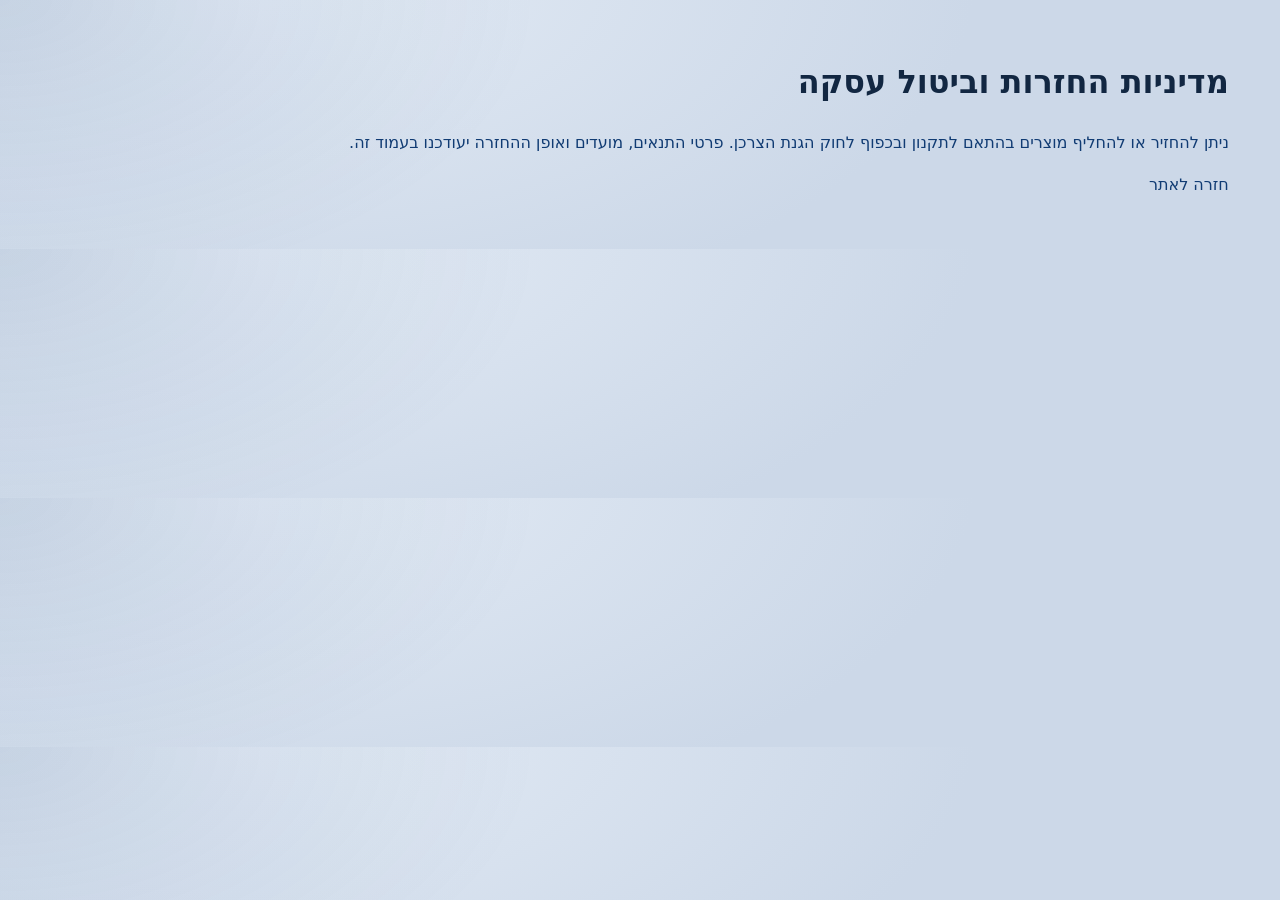
<file: returns.html>
﻿<!DOCTYPE html>
<html lang="he" dir="rtl">
<head>
  <meta charset="UTF-8" />
  <meta name="viewport" content="width=device-width, initial-scale=1.0" />
  <title>מדיניות החזרות וביטול עסקה - Tesrael</title>
  <link rel="stylesheet" href="styles.css" />
</head>
<body>
  <main class="section"><div class="container"><h1>מדיניות החזרות וביטול עסקה</h1><p>ניתן להחזיר או להחליף מוצרים בהתאם לתקנון ובכפוף לחוק הגנת הצרכן. פרטי התנאים, מועדים ואופן ההחזרה יעודכנו בעמוד זה.</p><p><a href="index.html">חזרה לאתר</a></p></div></main>
</body>
</html>
</file>
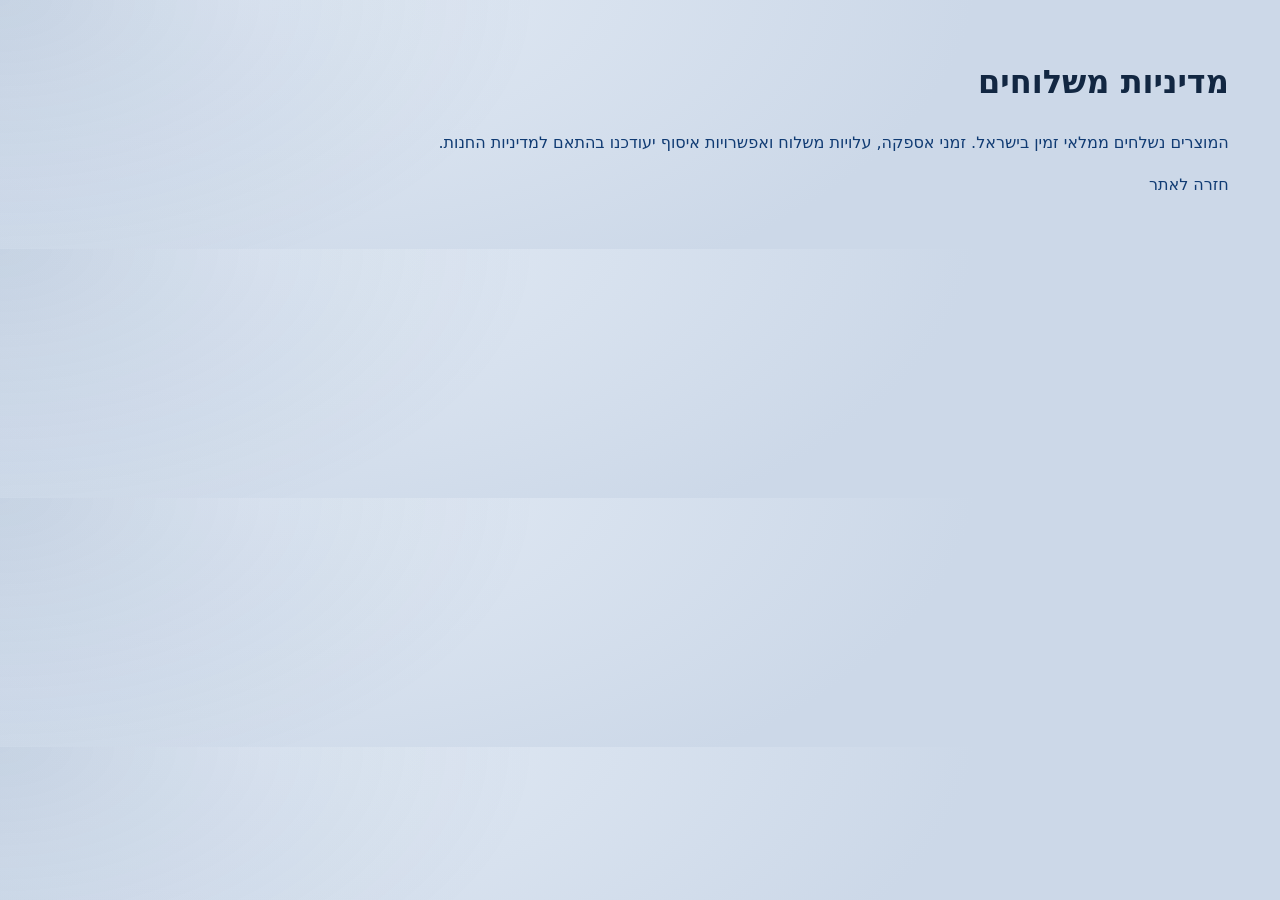
<file: shipping.html>
﻿<!DOCTYPE html>
<html lang="he" dir="rtl">
<head>
  <meta charset="UTF-8" />
  <meta name="viewport" content="width=device-width, initial-scale=1.0" />
  <title>מדיניות משלוחים - Tesrael</title>
  <link rel="stylesheet" href="styles.css" />
</head>
<body>
  <main class="section"><div class="container"><h1>מדיניות משלוחים</h1><p>המוצרים נשלחים ממלאי זמין בישראל. זמני אספקה, עלויות משלוח ואפשרויות איסוף יעודכנו בהתאם למדיניות החנות.</p><p><a href="index.html">חזרה לאתר</a></p></div></main>
</body>
</html>
</file>
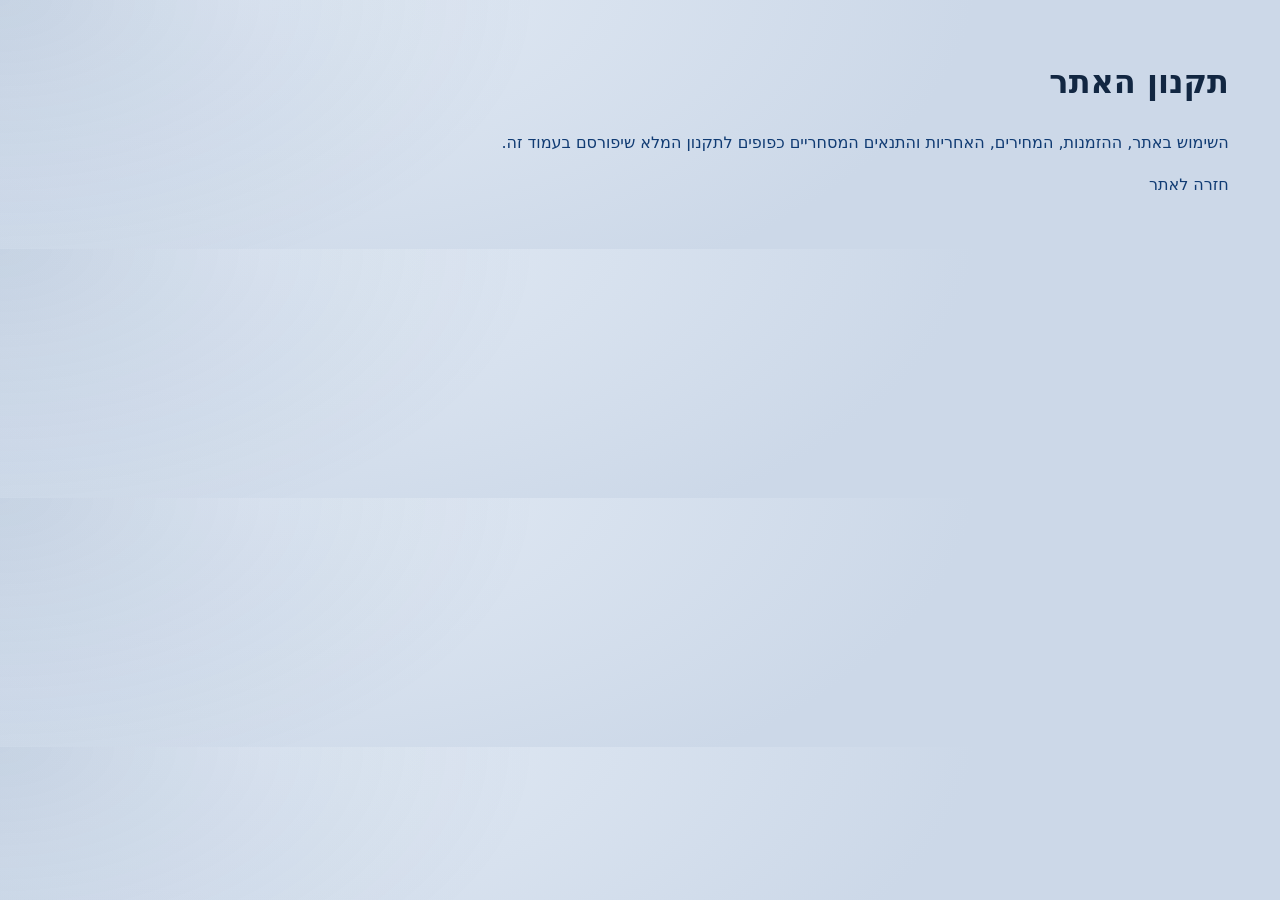
<file: terms.html>
﻿<!DOCTYPE html>
<html lang="he" dir="rtl">
<head>
  <meta charset="UTF-8" />
  <meta name="viewport" content="width=device-width, initial-scale=1.0" />
  <title>תקנון האתר - Tesrael</title>
  <link rel="stylesheet" href="styles.css" />
</head>
<body>
  <main class="section"><div class="container"><h1>תקנון האתר</h1><p>השימוש באתר, ההזמנות, המחירים, האחריות והתנאים המסחריים כפופים לתקנון המלא שיפורסם בעמוד זה.</p><p><a href="index.html">חזרה לאתר</a></p></div></main>
</body>
</html>
</file>
<file: styles.css>
:root {
  --bg: #ccd8e8;
  --surface: #2c5e9e;
  --surface-2: #122742;
  --border: #5f86b5;
  --text: #103B73;
  --muted: #103B73;
  --heading: #122742;
  --accent: #103B73;
  --accent-hover: #0c2d59;
  --ok: #16a34a;
  --shadow: 0 12px 30px rgba(18, 39, 66, 0.18);
  --radius: 14px;
}

* { box-sizing: border-box; }
html { scroll-behavior: smooth; }
body {
  margin: 0;
  font-family: "Heebo", "Inter", system-ui, -apple-system, Segoe UI, Roboto, sans-serif;
  background:
    radial-gradient(900px 500px at 0% 0%, rgba(16,59,115,0.10), transparent 60%),
    radial-gradient(1200px 600px at 20% -10%, #e3ebf5 0%, var(--bg) 60%);
  color: var(--text);
  line-height: 1.6;
}

h1, h2, h3, h4, h5, h6 { color: var(--heading); }

a { color: inherit; text-decoration: none; }
button, input, select { font: inherit; }
.container { width: min(1200px, 92%); margin: 0 auto; }
.sr-only { position: absolute; width: 1px; height: 1px; padding: 0; margin: -1px; overflow: hidden; clip: rect(0,0,0,0); border: 0; }

.site-header {
  position: sticky; top: 0; z-index: 20;
  backdrop-filter: blur(10px);
  background: rgba(204, 216, 232, 0.92);
  border-bottom: 1px solid var(--border);
}
.header-inner { display: flex; align-items: center; justify-content: space-between; padding: 14px 0; gap: 16px; }
.brand { display: flex; align-items: center; gap: 10px; font-weight: 700; color: var(--heading); }
.brand-logo { height: 40px; width: auto; display: block; }
.brand-mark {
  width: 34px; height: 34px; border-radius: 9px; display: inline-grid; place-items: center;
  background: linear-gradient(135deg, var(--accent), #1e5aa8); color: #fff; font-weight: 700;
}
.brand-text em { font-style: normal; color: var(--muted); font-weight: 500; }
.nav { display: flex; gap: 18px; color: var(--text); font-size: 0.95rem; }
.nav a:hover { color: var(--surface-2); }
.cart-btn {
  display: inline-flex; align-items: center; gap: 8px; padding: 8px 14px;
  background: var(--surface); color: #ffffff; border: 1px solid var(--border);
  border-radius: 999px; cursor: pointer;
}
.cart-btn:hover { border-color: #8fb0d6; background: #356ba8; }
.cart-count { background: var(--accent); color: #fff; font-size: 0.8rem; padding: 1px 8px; border-radius: 999px; min-width: 22px; text-align: center; }

.hero { padding: 64px 0 32px; }
.hero-inner { display: grid; grid-template-columns: 1.2fr 0.8fr; gap: 28px; align-items: stretch; }
.eyebrow { color: var(--accent); text-transform: uppercase; letter-spacing: 0.12em; font-size: 0.8rem; font-weight: 600; margin: 0 0 8px; }
.hero h1 { font-size: clamp(2rem, 4vw, 3.4rem); line-height: 1.1; margin: 0 0 16px; }
.hero-sub { color: var(--muted); font-size: 1.05rem; margin: 0 0 22px; max-width: 60ch; }
.hero-actions { display: flex; gap: 12px; flex-wrap: wrap; margin-bottom: 14px; }
.notice-inline { color: var(--muted); font-size: 0.9rem; margin: 0; }
.hero-card {
  position: relative; background: linear-gradient(160deg, #ffffff, var(--surface));
  border: 1px solid var(--border); border-radius: var(--radius); padding: 22px;
  display: flex; flex-direction: column; gap: 16px; overflow: hidden; box-shadow: var(--shadow);
}
.hero-card-glow { position: absolute; top: -40px; right: -40px; width: 180px; height: 180px; background: radial-gradient(circle, rgba(16,59,115,0.12), transparent 70%); }
.hero-stat { position: relative; padding: 14px; border: 1px solid var(--border); border-radius: 12px; background: rgba(248,250,252,0.9); }
.stat-label { display: block; color: var(--text); font-size: 0.8rem; text-transform: uppercase; letter-spacing: 0.08em; margin-bottom: 4px; }
.stat-value { font-weight: 600; color: var(--heading); }
.status-pill { color: #103B73; }

.btn {
  display: inline-flex; align-items: center; justify-content: center; gap: 8px;
  padding: 11px 18px; border-radius: 10px; border: 1px solid transparent; cursor: pointer;
  font-weight: 600; transition: 0.15s ease;
}
.btn-primary { background: var(--accent); color: #fff; }
.btn-primary:hover { background: var(--accent-hover); }
.btn-secondary { background: #dfe9f5; border-color: var(--border); color: var(--text); }
.btn-secondary:hover { border-color: #4e79aa; background: #eaf1f9; }
.btn-block { width: 100%; }
.icon-btn { background: transparent; border: none; color: var(--muted); font-size: 1.6rem; cursor: pointer; line-height: 1; }
.icon-btn:hover { color: var(--text); }

.section { padding: 36px 0; }
.section.alt { background: rgba(30,41,59,0.35); border-top: 1px solid var(--border); border-bottom: 1px solid var(--border); }
.section-head { margin-bottom: 18px; }
.section-head.row { display: flex; align-items: flex-end; justify-content: space-between; gap: 16px; flex-wrap: wrap; }
.section-head h2 { margin: 0 0 4px; font-size: 1.7rem; }
.section-head p { margin: 0; color: var(--muted); }
.controls { display: flex; gap: 10px; flex-wrap: wrap; }
.search input, select {
  background: #eaf1f9; color: var(--text); border: 1px solid var(--border);
  padding: 10px 12px; border-radius: 10px; min-width: 200px;
}
.search input::placeholder { color: #3d5f86; }

.model-grid { display: flex; flex-wrap: wrap; gap: 10px; }
.model-chip {
  padding: 9px 14px; border-radius: 999px; border: 1px solid var(--border);
  background: var(--surface); color: var(--muted); cursor: pointer;
}
.model-chip.active, .model-chip:hover { color: var(--text); border-color: #3a4558; }
.model-chip.active { background: #2b3a52; }
.all-models-chip,
.all-models-chip.active { background: var(--surface); color: var(--muted); border-color: var(--border); }

.product-grid { display: grid; grid-template-columns: repeat(auto-fill, minmax(280px, 1fr)); gap: 20px; }
.card {
  background: var(--surface); border: 1px solid #4e79aa; border-radius: 16px; color: #ffffff;
  padding: 16px; display: flex; flex-direction: column; gap: 10px; min-height: 100%;
  transition: transform .18s ease, box-shadow .18s ease, border-color .18s ease;
}
.card.clickable { cursor: pointer; }
.card:hover { transform: translateY(-4px); box-shadow: 0 18px 40px rgba(18,39,66,0.3); border-color: #8fb0d6; }
.card-actions { display: flex; align-items: center; gap: 10px; }
.view-hint { color: #eaf1f9; font-size: 0.8rem; }
.card-top { display: flex; align-items: flex-start; justify-content: space-between; gap: 10px; }
.badge { font-size: 0.75rem; color: #ffffff; background: var(--surface-2); border: 1px solid #3d648f; padding: 3px 8px; border-radius: 999px; white-space: nowrap; }
.part-image {
  width: 100%; aspect-ratio: 4 / 3; height: auto; max-height: 220px; border-radius: 12px; border: 1px solid #8fb0d6;
  object-fit: contain; background: linear-gradient(180deg, #eaf1f9, #dfe9f5); display: block; padding: 8px;
}
.part-icon {
  width: 100%; aspect-ratio: 4 / 3; max-height: 220px; border-radius: 12px; border: 1px dashed #8fb0d6;
  background: linear-gradient(135deg, #dfe9f5, #ccd8e8); display: grid; place-items: center;
  color: var(--text); font-size: 0.9rem; text-align: center; padding: 10px;
}
.card h3 { margin: 0; font-size: 1.05rem; color: #ffffff; }
.card p { margin: 0; color: #eaf1f9; font-size: 0.92rem; }
.meta { color: #eaf1f9; font-size: 0.85rem; }
.price-row { margin-top: auto; display: flex; align-items: center; justify-content: space-between; gap: 10px; padding-top: 6px; }
.price { font-size: 1.2rem; font-weight: 700; color: #ffffff; }
.add-btn { padding: 8px 12px; font-size: 0.9rem; }
.rating-row, .variant-meta { display: flex; align-items: center; gap: 8px; font-size: 0.9rem; }
.stars { color: #fbbf24; letter-spacing: 0.02em; font-size: 0.95rem; }
.rating-num { color: #eaf1f9; font-size: 0.85rem; margin-left: 4px; }
.item-desc, .variant-desc { font-size: 0.9rem; color: #eaf1f9; }
.variant-box { border: 1px solid #4e79aa; border-radius: 10px; padding: 10px; background: rgba(18,39,66,0.18); display: grid; gap: 8px; }
.variant-label { display: grid; gap: 6px; font-size: 0.9rem; color: #ffffff; font-weight: 500; }
.variant-select { width: 100%; min-width: 0; background: #eaf1f9; color: var(--text); border: 1px solid #6f93bd; padding: 8px 10px; border-radius: 8px; }

.about-grid { display: grid; grid-template-columns: 1.1fr 0.9fr; gap: 24px; }
.feature-list { list-style: none; padding: 0; margin: 0; display: grid; gap: 12px; }
.feature-list li { background: var(--surface); color: #eaf1f9; border: 1px solid #4e79aa; border-radius: 12px; padding: 14px; }
.feature-list strong { display: block; margin-bottom: 4px; color: #ffffff; }
.feature-list span { color: #eaf1f9; font-size: 0.95rem; }

.site-footer { padding: 28px 0 40px; color: var(--muted); font-size: 0.9rem; }
.footer-inner p { margin: 4px 0; }
.footer-note { font-size: 0.8rem; }

.overlay { position: fixed; inset: 0; background: rgba(18,39,66,0.45); z-index: 30; }
.cart-drawer {
  position: fixed; top: 0; right: 0; height: 100%; width: min(420px, 100%);
  background: #0f172a; border-left: 1px solid var(--border); z-index: 40;
  transform: translateX(100%); transition: transform 0.2s ease; display: flex; flex-direction: column;
}
.cart-drawer.open { transform: translateX(0); }
.cart-header { display: flex; align-items: center; justify-content: space-between; padding: 16px 18px; border-bottom: 1px solid var(--border); }
.cart-header h3 { margin: 0; color: var(--heading); }
.cart-body { padding: 14px 18px; overflow: auto; flex: 1; display: grid; gap: 12px; align-content: start; }
.cart-item { border: 1px solid #8fb0d6; border-radius: 12px; padding: 12px; background: #ffffff; }
.cart-item h4 { margin: 0 0 4px; font-size: 0.98rem; color: var(--heading); }
.cart-item .meta { margin-bottom: 8px; color: #103B73; }
.cart-row { display: flex; align-items: center; justify-content: space-between; gap: 10px; }
.qty-controls { display: inline-flex; align-items: center; gap: 8px; }
.qty-btn { width: 28px; height: 28px; border-radius: 8px; border: 1px solid var(--border); background: #eaf1f9; color: var(--text); cursor: pointer; }
.remove-btn { background: transparent; border: none; color: #103B73; cursor: pointer; font-size: 0.85rem; }
.cart-footer { padding: 14px 18px 18px; border-top: 1px solid var(--border); background: #0B1120; }
.cart-total-row { display: flex; justify-content: space-between; margin-bottom: 6px; font-size: 1.05rem; color: var(--heading); }
.cart-disclaimer { color: var(--muted); font-size: 0.85rem; margin: 0 0 12px; }
.empty { color: var(--muted); text-align: center; padding: 30px 10px; }

.toast {
  position: fixed; bottom: 18px; left: 50%; transform: translateX(-50%) translateY(20px);
  background: #eaf1f9; color: var(--text); border: 1px solid var(--border); padding: 12px 16px;
  border-radius: 10px; box-shadow: var(--shadow); opacity: 0; pointer-events: none; transition: 0.2s ease; z-index: 60;
  max-width: min(92vw, 520px); text-align: center;
}
.toast.show { opacity: 1; transform: translateX(-50%) translateY(0); }

.product-modal {
  position: fixed; inset: 0; z-index: 45; display: none; padding: 24px; overflow: auto;
}
.product-modal.open { display: block; }
.product-modal-inner {
  width: min(1100px, 100%); margin: 0 auto; background: #eaf1f9;
  border: 1px solid var(--border); border-radius: 20px; box-shadow: var(--shadow); overflow: hidden;
}
.modal-topbar { display: flex; align-items: center; justify-content: space-between; gap: 12px; padding: 16px 20px; border-bottom: 1px solid var(--border); background: #dfe9f5; }
.modal-content { display: grid; grid-template-columns: 1.1fr 1fr; gap: 0; }
.modal-media { padding: 20px; border-right: 1px solid var(--border); background: #dfe9f5; }
.modal-image { width: 100%; height: auto; max-height: min(70vh, 560px); aspect-ratio: 4 / 3; object-fit: contain; border-radius: 14px; border: 1px solid var(--border); background: linear-gradient(180deg, #eaf1f9, #dfe9f5); padding: 12px; }
.modal-fallback { height: auto; aspect-ratio: 4 / 3; max-height: min(70vh, 560px); }
.modal-info { padding: 22px; display: grid; gap: 14px; align-content: start; }
.modal-info h2 { margin: 0; font-size: 1.8rem; line-height: 1.2; color: var(--heading); }
.modal-section { border: 1px solid var(--border); border-radius: 12px; padding: 14px; background: #ffffff; display: grid; gap: 10px; }
.modal-section h3 { margin: 0; font-size: 1rem; color: var(--heading); }
.variant-choices { display: grid; gap: 8px; max-height: 260px; overflow: auto; padding-right: 4px; }
.variant-choice { text-align: left; width: 100%; background: #eaf1f9; color: var(--text); border: 1px solid var(--border); border-radius: 10px; padding: 10px 12px; cursor: pointer; display: grid; gap: 4px; }
.variant-choice:hover { border-color: #4e79aa; }
.variant-choice.active { border-color: var(--accent); box-shadow: inset 0 0 0 1px rgba(16,59,115,0.25); }
.variant-choice .vname { font-weight: 600; }
.variant-choice .vprice { color: #103B73; }
.selected-type-box p { margin: 0; }
.modal-price { font-size: 1.6rem; font-weight: 700; color: var(--heading); }
.modal-actions { display: grid; gap: 8px; margin-top: 4px; }

@media (max-width: 900px) {
  .hero-inner, .about-grid, .modal-content { grid-template-columns: 1fr; }
  .nav { display: none; }
  .modal-media { border-right: none; border-bottom: 1px solid var(--border); }
  .product-modal { padding: 10px; }
  .header-inner { flex-wrap: wrap; gap: 10px; }
  .brand { flex: 1 1 auto; }
  .cart-btn { margin-inline-start: auto; }
  .controls { width: 100%; display: grid; grid-template-columns: 1fr; }
  .controls .search, .controls .search input, .controls select { width: 100%; min-width: 0; }
  .section-head.row { align-items: stretch; flex-direction: column; }
  .hero { padding: 36px 0 20px; }
  .hero h1 { font-size: 2rem; }
  .hero-card { padding: 16px; }
  .model-grid { flex-wrap: nowrap; overflow-x: auto; padding-bottom: 6px; -webkit-overflow-scrolling: touch; }
  .model-chip { flex: 0 0 auto; }
}

@media (max-width: 600px) {
  .container { width: min(1200px, 94%); }
  .site-header .container { width: min(1200px, 96%); }
  .header-inner { padding: 10px 0; }
  .brand-logo { height: 34px; }
  .hero h1 { font-size: 1.75rem; line-height: 1.2; }
  .hero-sub { font-size: 1rem; }
  .hero-actions { flex-direction: column; }
  .hero-actions .btn { width: 100%; }
  .section { padding: 28px 0; }
  .section-head h2 { font-size: 1.45rem; }
  .product-grid { grid-template-columns: 1fr; gap: 14px; }
  .card { padding: 14px; }
  .card-actions { flex-wrap: wrap; width: 100%; justify-content: space-between; }
  .card-actions .add-btn { flex: 1; }
  .price-row { flex-wrap: wrap; gap: 8px; }
  .cart-drawer { width: 100%; max-width: 100%; }
  .product-modal { padding: 0; }
  .product-modal-inner { border-radius: 0; min-height: 100%; }
  .modal-topbar { position: sticky; top: 0; background: #dfe9f5; z-index: 2; }
  .modal-media { padding: 12px; }
  .modal-info { padding: 14px; }
  .modal-image { height: auto; max-height: 260px; }
  .btn { padding: 12px 16px; }
  .search input, select, .variant-select { font-size: 16px; } /* prevent iOS zoom */
}.hero-new { padding: 56px 0 24px; }
.hero-new-inner { text-align: center; max-width: 900px; }
.hero-title-main { font-size: clamp(2rem, 4.5vw, 3.2rem); line-height: 1.15; margin: 0 0 14px; }
.hero-sub-main { font-size: 1.05rem; color: var(--text); margin: 0 0 22px; }
.model-select-cta { display: inline-block; font-size: 1.15rem; font-weight: 700; color: #fff; background: var(--accent); padding: 14px 22px; border-radius: 12px; text-decoration: none; }
.model-select-cta:hover { background: var(--accent-hover); }

.model-cards { display: grid; grid-template-columns: repeat(auto-fit, minmax(150px, 1fr)); gap: 14px; }
.model-card { border: 1px solid var(--border); background: #eaf1f9; color: var(--text); border-radius: 14px; padding: 12px; cursor: pointer; text-align: center; display: grid; gap: 8px; text-decoration: none; }
.model-card.active { border-color: var(--accent); box-shadow: inset 0 0 0 2px rgba(16,59,115,0.2); }
.model-card-image-wrap { width: 100%; aspect-ratio: 16/9; border-radius: 10px; overflow: hidden; background: linear-gradient(135deg, #d7e3f1, #c4d6ea); display: grid; place-items: center; }
.model-card-image-wrap img { width: 100%; height: 100%; object-fit: cover; object-position: center; display: block; }
.model-card-icon { font-size: 1.6rem; font-weight: 700; color: var(--heading); }
.model-card-fallback { font-weight: 700; color: var(--heading); font-size: 1rem; }
.model-card-name { font-weight: 700; color: var(--heading); }
.model-card-sub { font-size: 0.85rem; color: var(--text); }

/* trust styles updated below */

.featured-grid { display: grid; grid-template-columns: repeat(auto-fill, minmax(220px, 1fr)); gap: 16px; }
.featured-card { background: #ffffff; border: 1px solid var(--border); border-radius: 14px; padding: 12px; display: grid; gap: 8px; cursor: pointer; align-content: start; }
.featured-card .part-image { max-height: 180px; }
.featured-card h3 { margin: 0; font-size: 1rem; color: var(--heading); line-height: 1.35; }
.featured-card .meta { color: var(--text); }
.featured-card .price { color: var(--heading); }

.modal-product-detail .modal-media { order: 1; }
.modal-product-detail .modal-info { order: 2; }
.fit-tag { display: inline-block; background: #16a34a; color: #fff; font-weight: 700; padding: 8px 10px; border-radius: 8px; }
.wa-secondary { text-align: center; }
.trust-lines { display: grid; gap: 6px; font-size: 0.95rem; color: var(--text); background: #f8fafc; border: 1px solid var(--border); border-radius: 10px; padding: 10px 12px; }
.bullets { margin: 0; padding-inline-start: 20px; display: grid; gap: 6px; color: var(--text); }

.footer-rich { display: grid; gap: 10px; }
.footer-links { display: flex; flex-wrap: wrap; gap: 12px 18px; }
.footer-links a, .footer-contact a { color: var(--accent); text-decoration: underline; }

.whatsapp-float { position: fixed; bottom: 18px; left: 18px; z-index: 70; background: #25D366; color: #fff; padding: 12px 16px; border-radius: 999px; font-weight: 700; box-shadow: var(--shadow); text-decoration: none; }
.whatsapp-float:hover { filter: brightness(0.95); }

@media (max-width: 600px) {
  .model-cards { grid-template-columns: repeat(2, 1fr); }
  .whatsapp-float { bottom: 12px; left: 12px; padding: 10px 14px; }
}
.products-page-head .container { display: grid; gap: 10px; }
.back-link { color: var(--accent); font-weight: 600; text-decoration: none; }
.back-link:hover { text-decoration: underline; }
.products-controls { margin-top: 8px; }
#catalogMeta { color: var(--text); margin: 8px 0 0; }
.model-visual { background: linear-gradient(135deg, #3b6fae, #244f86); display: flex; flex-direction: column; align-items: center; justify-content: center; gap: 4px; color: #fff; }
.model-visual-all { background: linear-gradient(135deg, #2c5e9e, #103B73); }
.model-visual-icon { font-size: 2rem; line-height: 1; }
.model-visual-label { font-weight: 700; font-size: 1rem; letter-spacing: 0.05em; }

.model-trust { margin-top: 18px; display: grid; grid-template-columns: repeat(auto-fit, minmax(220px, 1fr)); gap: 12px; }
.trust-box { background: #ffffff; border: 1px solid var(--border); border-right: 4px solid var(--accent); border-radius: 12px; padding: 14px 16px; color: var(--text); font-weight: 600; box-shadow: var(--shadow); }

.model-switcher { display: flex; flex-wrap: wrap; gap: 8px; margin: 10px 0 6px; }
.model-switch { padding: 8px 12px; border-radius: 999px; border: 1px solid var(--border); background: #eaf1f9; color: var(--text); text-decoration: none; font-weight: 600; }
.model-switch:hover { background: #dfe9f5; }
.model-switch.active { background: var(--accent); color: #fff; border-color: var(--accent); }
.all-products-label { font-weight: 700; color: #fff; font-size: 1.1rem; text-align: center; padding: 8px; }
</file>
